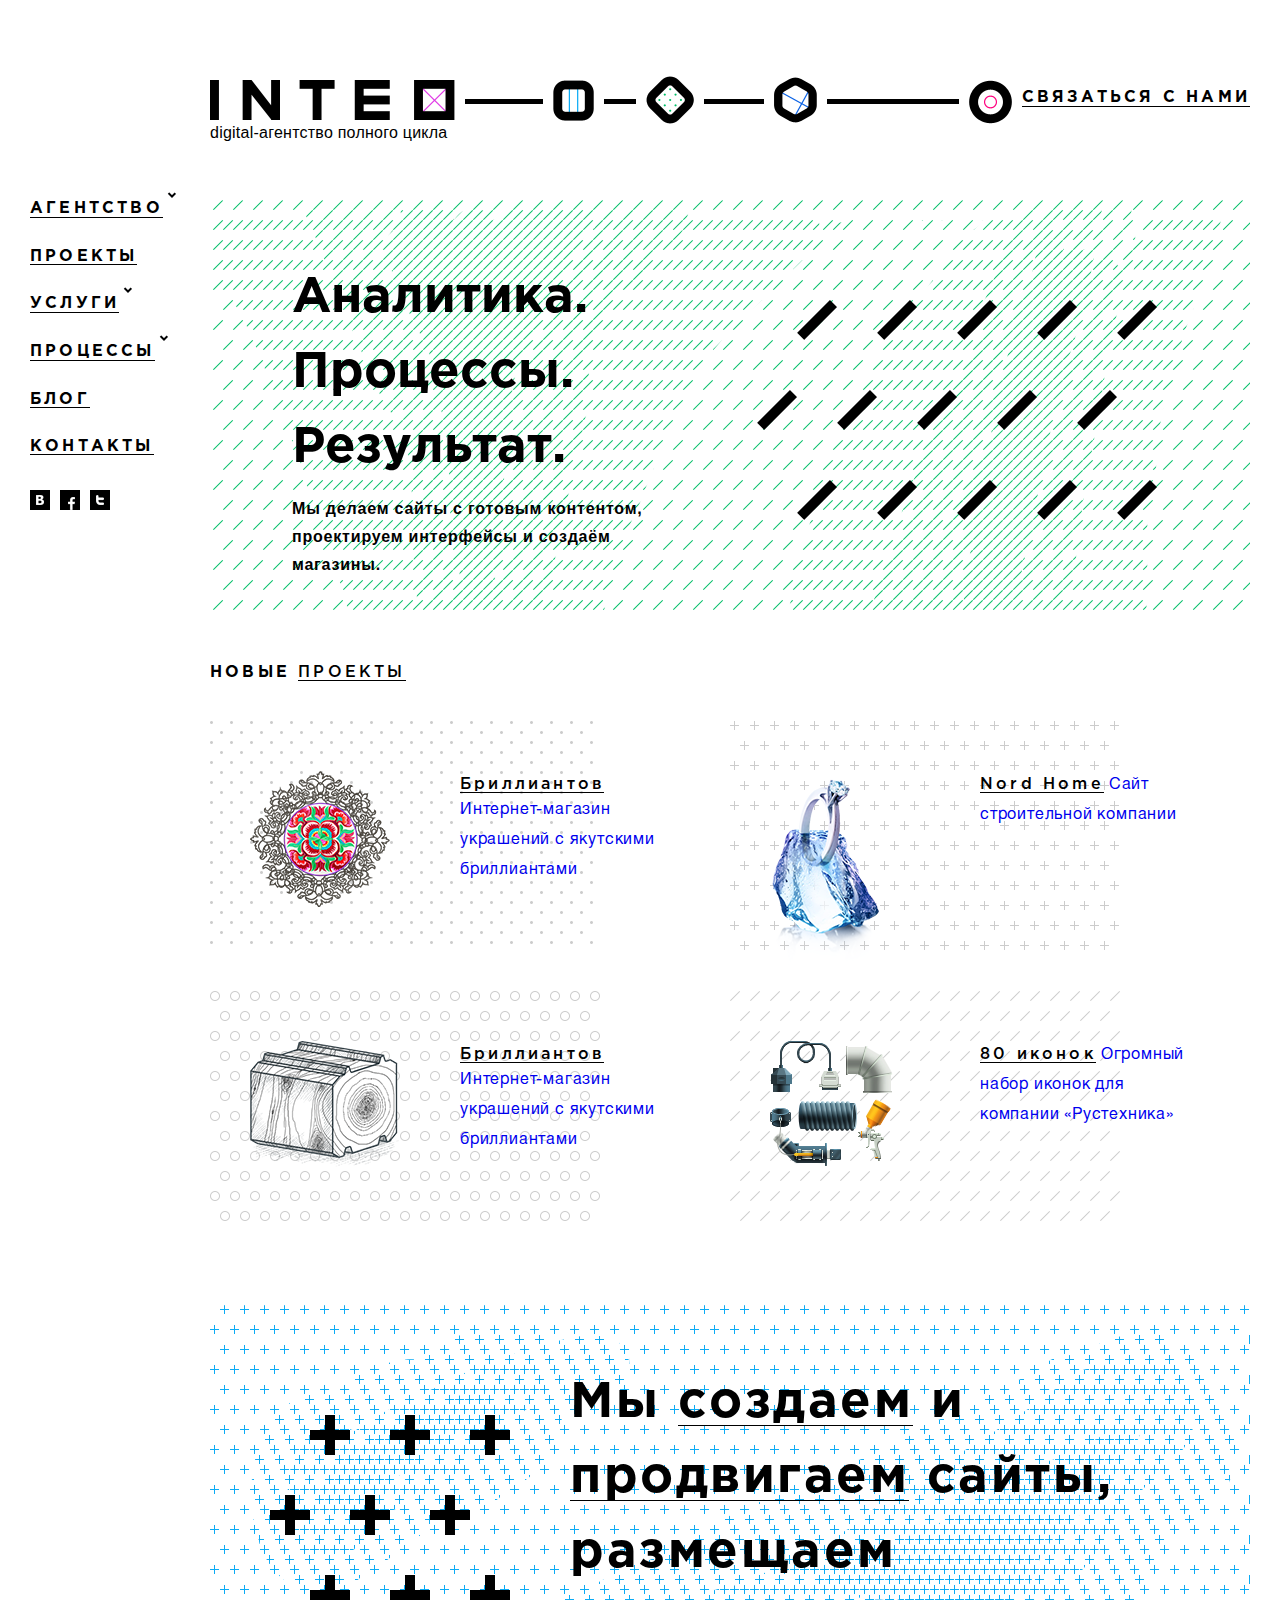
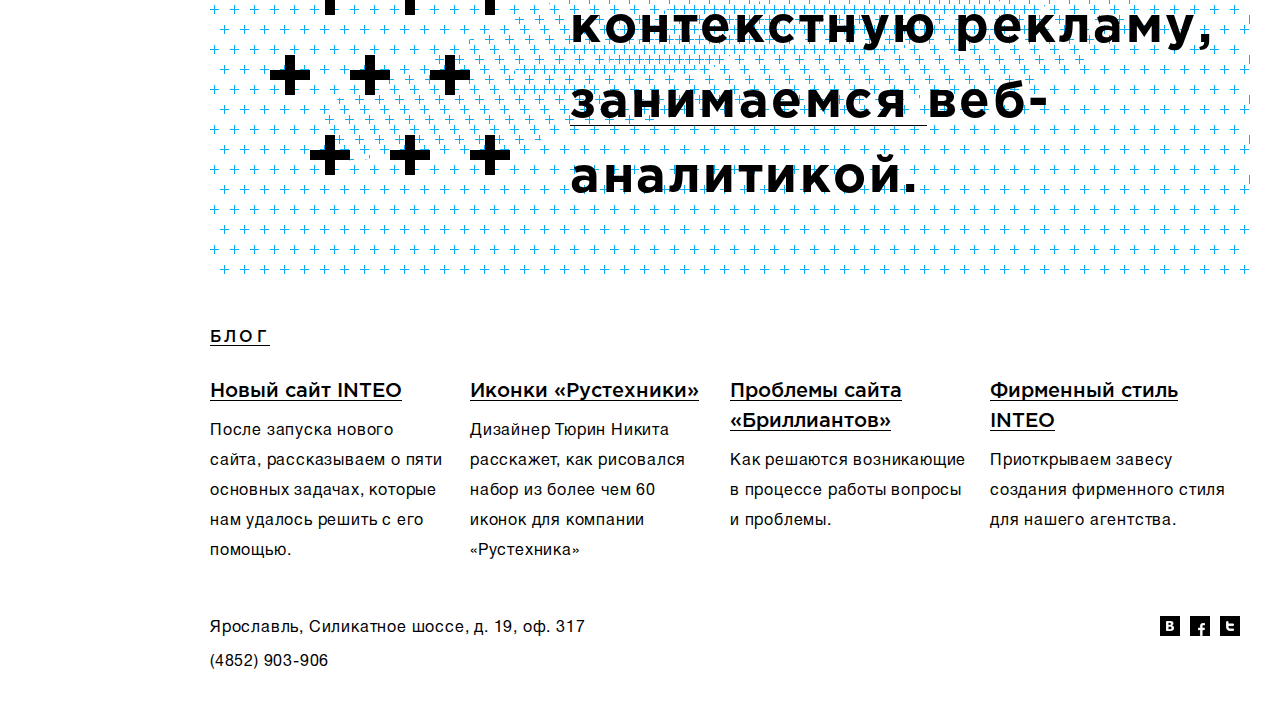
<file: index.html>
<!doctype html>

<head>
  <meta charset="utf-8">
  <title>Inteo</title>
  <meta name="viewport" content="width=1000">
  <meta http-equiv="X-UA-Compatible" content="IE=edge,chrome=1">
  <meta name="description" content="">
  <meta name="keywords" content="">
  <link rel="stylesheet" href="/f/css/main.css">
  <link rel="stylesheet" href="/f/css/normalize.css">

  <!--[if lte IE 9]><link rel="stylesheet" href="/f/css/ie.css"><![endif]-->
  <link href='http://fonts.googleapis.com/css?family=Noto+Sans:400,400italic,700,700italic&subset=latin,cyrillic-ext' rel='stylesheet' type='text/css'>
  <link rel="stylesheet" href="/f/fancybox/jquery.fancybox.css?v=2.1.5" media="screen">
  <link rel="shortcut icon" href="/favicon.ico">
  <script src="/f/js/jquery-1.10.2.min.js"></script>
  <script src="/f/js/jquery.carouFredSel-6.2.1-packed.js"></script>
  <script src="/f/fancybox/jquery.fancybox.pack.js?v=2.1.5"></script>
  <script src="/f/js/jquery.touchSwipe.min.js"></script>
  <script src="/f/js/jquery.transit.min.js"></script>
  <script src="/f/js/common.js"></script>
  <!--[if lt IE 9]><script src="https://oss.maxcdn.com/libs/respond.js/1.4.2/respond.min.js"></script><![endif]-->
</head>

<body>
  <div class="b-wrap">
  	<div class="b-menu-btn b-menu-btn_close iconize-link"><div class="iconize-close"></div>Скрыть</div>
    <div class="b-main">
      <div class="b-menu-wrap">
        <ul class="b-menu">
          <li class="b-menu__item">
            <a class="link iconize-b-arrow" href="#">Агентство</a>
            <!--<ul class="b-menu__sub-menu">
              <li><a class="link" href="#">Агентство1</a>
              </li>
              <li><a class="link" href="#">Агентство2</a>
              </li>
              <li><a class="link" href="#">Агентство3</a>
              </li>
            </ul>-->
          </li>
          <li class="b-menu__item"><a class="link" href="#">Проекты</a></li>
          <li class="b-menu__item"><a class="link iconize-b-arrow" href="#">Услуги</a></li>
          <li class="b-menu__item"><a class="link iconize-b-arrow" href="#">Процессы</a></li>
          <li class="b-menu__item"><a class="link" href="#">Блог</a></li>
          <li class="b-menu__item"><a class="link" href="#">Контакты</a></li>
        </ul>
        <div class="b-social b-social_top">
          <!--noindex--><a class="b-social__btn b-social__btn_vk" href="#" rel="external nofollow"></a>
          <a class="b-social__btn b-social__btn_fb" href="#" rel="external nofollow"></a>
          <a class="b-social__btn b-social__btn_tw" href="#" rel="external nofollow"></a><!--/noindex-->
        </div>
      </div>
      <div class="b-header">
      	<div class="b-menu-btn b-menu-btn_active iconize-link"><div class="iconize-menu"></div>Меню</div>
        <div class="b-header__logo">
          <img class="b-header__logo_image" src="f/i/logo.png" alt="" />
          <p class="b-header__text">digital-агентство полного цикла</p>
        </div>
        <a href="#" class="b-header__contact-us link">Связаться с нами</a>
        <div class="b-header__logo-add">
          <div class="b-logo-add">
            <div class="b-logo-add__row">
              <div class="b-logo-add__item b-logo-add__item_1">
                <div class="b-logo-add__ico-wrap">
                  <div class="b-logo-add__ico"></div>
                </div>
                <div class="b-logo-add__line"></div>
              </div>
              <div class="b-logo-add__item b-logo-add__item_2">
                <div class="b-logo-add__ico-wrap">
                  <div class="b-logo-add__ico"></div>
                </div>
                <div class="b-logo-add__line"></div>
              </div>
              <div class="b-logo-add__item b-logo-add__item_3">
                <div class="b-logo-add__ico-wrap">
                  <div class="b-logo-add__ico"></div>
                </div>
                <div class="b-logo-add__line"></div>
              </div>
              <div class="b-logo-add__item b-logo-add__item_4">
                <div class="b-logo-add__ico-wrap">
                  <div class="b-logo-add__ico"></div>
                </div>
                <div class="b-logo-add__line"></div>
              </div>
            </div>
          </div>
        </div>
      </div>
      <div class="b-content">
        <div class="b-analyst">
          <div class="b-analyst__content">
          	<div class="b-analyst__text-wrap">
          		<div class="b-analyst__title">
		            <p>Аналитика.</p>
		            <p>Процессы.</p>
		            <p>Результат.</p>
	            </div>
	            <p class="b-analyst__text">Мы делаем сайты с готовым контентом, проектируем интерфейсы и создаём магазины.</p>
            </div><div class="b-analyst__sprites">
            	<div class="b-sprite">
            		<div class="b-sprite__item"></div>
     						<div class="b-sprite__item b-sprite__item_mid"></div>
     						<div class="b-sprite__item"></div>
            	</div><div class="b-sprite">
            		<div class="b-sprite__item"></div>
     						<div class="b-sprite__item b-sprite__item_mid"></div>
     						<div class="b-sprite__item"></div>
            	</div><div class="b-sprite">
            		<div class="b-sprite__item"></div>
     						<div class="b-sprite__item b-sprite__item_mid"></div>
     						<div class="b-sprite__item"></div>
            	</div><div class="b-sprite">
            		<div class="b-sprite__item"></div>
     						<div class="b-sprite__item b-sprite__item_mid"></div>
     						<div class="b-sprite__item"></div>
            	</div><div class="b-sprite">
            		<div class="b-sprite__item"></div>
     						<div class="b-sprite__item b-sprite__item_mid"></div>
     						<div class="b-sprite__item"></div>
            	</div><div class="b-sprite">
            		<div class="b-sprite__item"></div>
     						<div class="b-sprite__item b-sprite__item_mid"></div>
     						<div class="b-sprite__item"></div>
            	</div><div class="b-sprite">
            		<div class="b-sprite__item"></div>
     						<div class="b-sprite__item b-sprite__item_mid"></div>
     						<div class="b-sprite__item"></div>
            	</div><div class="b-sprite">
            		<div class="b-sprite__item"></div>
     						<div class="b-sprite__item b-sprite__item_mid"></div>
     						<div class="b-sprite__item"></div>
            	</div><div class="b-sprite">
            		<div class="b-sprite__item"></div>
     						<div class="b-sprite__item b-sprite__item_mid"></div>
     						<div class="b-sprite__item"></div>
            	</div><div class="b-sprite">
            		<div class="b-sprite__item"></div>
     						<div class="b-sprite__item b-sprite__item_mid"></div>
     						<div class="b-sprite__item"></div>
            	</div><div class="b-sprite">
            		<div class="b-sprite__item"></div>
     						<div class="b-sprite__item b-sprite__item_mid"></div>
     						<div class="b-sprite__item"></div>
            	</div><div class="b-sprite">
            		<div class="b-sprite__item"></div>
     						<div class="b-sprite__item b-sprite__item_mid"></div>
     						<div class="b-sprite__item"></div>
            	</div><div class="b-sprite">
            		<div class="b-sprite__item"></div>
     						<div class="b-sprite__item b-sprite__item_mid"></div>
     						<div class="b-sprite__item"></div>
            	</div><div class="b-sprite">
            		<div class="b-sprite__item"></div>
     						<div class="b-sprite__item b-sprite__item_mid"></div>
     						<div class="b-sprite__item"></div>
            	</div><div class="b-sprite">
            		<div class="b-sprite__item"></div>
     						<div class="b-sprite__item b-sprite__item_mid"></div>
     						<div class="b-sprite__item"></div>
            	</div><div class="b-sprite">
            		<div class="b-sprite__item"></div>
     						<div class="b-sprite__item b-sprite__item_mid"></div>
     						<div class="b-sprite__item"></div>
            	</div><div class="b-sprite">
            		<div class="b-sprite__item"></div>
     						<div class="b-sprite__item b-sprite__item_mid"></div>
     						<div class="b-sprite__item"></div>
            	</div>
            </div>
          </div>
        </div>
        <div class="b-projects">
          <p class="b-projects__title">Новые <a class="link" href="#">проекты</a></p>
          <div class="b-projects__item">
          	<a href="#"><span class="b-projects__holder">
	          	<span class="b-projects__back"></span>
	          	<span class="b-projects__img">
	          		<span class="helper"></span><img src="/f/i/projects/project1.png" alt="">
	          	</span>
	          	<span class="b-projects__name">
	          		<span class="b-projects__subtitle"><span class="link">Бриллиантов</span></span>
	          		<span class="b-projects__text">Интернет-магазин украшений с якутскими бриллиантами</span>
	          	</span>
          	</span></a>
          </div><div class="b-projects__item">
          	<a href="#"><span class="b-projects__holder">
	          	<span class="b-projects__back b-projects__back_2"></span>
	          	<span class="b-projects__img">
	          		<span class="helper"></span><img src="/f/i/projects/project2.png" alt="">
	          	</span>
	          	<span class="b-projects__name">
	          		<span class="b-projects__subtitle"><span class="link">Nord Home</span></span>
	          		<span class="b-projects__text">Сайт строительной компании</span>
	          	</span>
          	</span></a>
          </div><div class="b-projects__item">
          	<a href="#"><span class="b-projects__holder">
	          	<span class="b-projects__back b-projects__back_3"></span>
	          	<span class="b-projects__img">
	          		<span class="helper"></span><img src="/f/i/projects/project3.png" alt="">
	          	</span>
	          	<span class="b-projects__name">
	          		<span class="b-projects__subtitle"><span class="link">Бриллиантов</span></span>
	          		<span class="b-projects__text">Интернет-магазин украшений с якутскими бриллиантами</span>
	          	</span>
          	</span></a>
          </div><div class="b-projects__item">
          	<a href="#"><span class="b-projects__holder">
	          	<span class="b-projects__back b-projects__back_4"></span>
	          	<span class="b-projects__img">
	          		<span class="helper"></span><img src="/f/i/projects/project4.png" alt="">
	          	</span>
	          	<span class="b-projects__name">
	          		<span class="b-projects__subtitle"><span class="link">80 иконок</span></span>
	          		<span class="b-projects__text">Огромный набор иконок для компании «Рустехника»</span>
	          	</span>
          	</span></a>
          </div><div class="b-projects__item">
          	<a href="#"><span class="b-projects__holder">
	          	<span class="b-projects__back b-projects__back_3"></span>
	          	<span class="b-projects__img">
	          		<span class="helper"></span><img src="/f/i/projects/project2.png" alt="">
	          	</span>
	          	<span class="b-projects__name">
	          		<span class="b-projects__subtitle"><span class="link">Бриллиантов</span></span>
	          		<span class="b-projects__text">Интернет-магазин украшений с якутскими бриллиантами</span>
	          	</span>
          	</span></a>
          </div><div class="b-projects__item">
          	<a href="#"><span class="b-projects__holder">
	          	<span class="b-projects__back"></span>
	          	<span class="b-projects__img">
	          		<span class="helper"></span><img src="/f/i/projects/project1.png" alt="">
	          	</span>
	          	<span class="b-projects__name">
	          		<span class="b-projects__subtitle"><span class="link">EMB Centre</span></span>
	          		<span class="b-projects__text">Сайт и интернет-магазин для центра машинной вышивки.</span>
	          	</span>
          	</span></a>
          </div>
        </div>
        <div class="b-wedo">
          <p class="b-wedo__text">Мы <a class="link" href="#">создаем</a> и <a class="link" href="#">продвигаем</a> сайты, размещаем контекстную рекламу, <a class="link" href="#">занимаемся </a>веб-аналитикой.</p>
          <div class="b-wedo__sprites">
            <div class="b-sprite b-sprite_plus">
          		<div class="b-sprite__item"></div>
   						<div class="b-sprite__item b-sprite__item_mid"></div>
   						<div class="b-sprite__item"></div>
   						<div class="b-sprite__item b-sprite__item_mid"></div>
   						<div class="b-sprite__item"></div>
            </div><div class="b-sprite b-sprite_plus">
          		<div class="b-sprite__item"></div>
   						<div class="b-sprite__item b-sprite__item_mid"></div>
   						<div class="b-sprite__item"></div>
   						<div class="b-sprite__item b-sprite__item_mid"></div>
   						<div class="b-sprite__item"></div>
            </div><div class="b-sprite b-sprite_plus">
          		<div class="b-sprite__item"></div>
   						<div class="b-sprite__item b-sprite__item_mid"></div>
   						<div class="b-sprite__item"></div>
   						<div class="b-sprite__item b-sprite__item_mid"></div>
   						<div class="b-sprite__item"></div>
            </div><div class="b-sprite b-sprite_plus">
          		<div class="b-sprite__item"></div>
   						<div class="b-sprite__item b-sprite__item_mid"></div>
   						<div class="b-sprite__item"></div>
   						<div class="b-sprite__item b-sprite__item_mid"></div>
   						<div class="b-sprite__item"></div>
            </div><div class="b-sprite b-sprite_plus">
          		<div class="b-sprite__item"></div>
   						<div class="b-sprite__item b-sprite__item_mid"></div>
   						<div class="b-sprite__item"></div>
   						<div class="b-sprite__item b-sprite__item_mid"></div>
   						<div class="b-sprite__item"></div>
            </div><div class="b-sprite b-sprite_plus">
          		<div class="b-sprite__item"></div>
   						<div class="b-sprite__item b-sprite__item_mid"></div>
   						<div class="b-sprite__item"></div>
   						<div class="b-sprite__item b-sprite__item_mid"></div>
   						<div class="b-sprite__item"></div>
            </div><div class="b-sprite b-sprite_plus">
          		<div class="b-sprite__item"></div>
   						<div class="b-sprite__item b-sprite__item_mid"></div>
   						<div class="b-sprite__item"></div>
   						<div class="b-sprite__item b-sprite__item_mid"></div>
   						<div class="b-sprite__item"></div>
            </div><div class="b-sprite b-sprite_plus">
          		<div class="b-sprite__item"></div>
   						<div class="b-sprite__item b-sprite__item_mid"></div>
   						<div class="b-sprite__item"></div>
   						<div class="b-sprite__item b-sprite__item_mid"></div>
   						<div class="b-sprite__item"></div>
            </div><div class="b-sprite b-sprite_plus">
          		<div class="b-sprite__item"></div>
   						<div class="b-sprite__item b-sprite__item_mid"></div>
   						<div class="b-sprite__item"></div>
   						<div class="b-sprite__item b-sprite__item_mid"></div>
   						<div class="b-sprite__item"></div>
            </div><div class="b-sprite b-sprite_plus">
          		<div class="b-sprite__item"></div>
   						<div class="b-sprite__item b-sprite__item_mid"></div>
   						<div class="b-sprite__item"></div>
   						<div class="b-sprite__item b-sprite__item_mid"></div>
   						<div class="b-sprite__item"></div>
            </div><div class="b-sprite b-sprite_plus">
          		<div class="b-sprite__item"></div>
   						<div class="b-sprite__item b-sprite__item_mid"></div>
   						<div class="b-sprite__item"></div>
   						<div class="b-sprite__item b-sprite__item_mid"></div>
   						<div class="b-sprite__item"></div>
            </div><div class="b-sprite b-sprite_plus">
          		<div class="b-sprite__item"></div>
   						<div class="b-sprite__item b-sprite__item_mid"></div>
   						<div class="b-sprite__item"></div>
   						<div class="b-sprite__item b-sprite__item_mid"></div>
   						<div class="b-sprite__item"></div>
            </div><div class="b-sprite b-sprite_plus">
          		<div class="b-sprite__item"></div>
   						<div class="b-sprite__item b-sprite__item_mid"></div>
   						<div class="b-sprite__item"></div>
   						<div class="b-sprite__item b-sprite__item_mid"></div>
   						<div class="b-sprite__item"></div>
            </div>
          </div>
        </div>
        <div class="b-blog">
            <p class="b-blog__title"><a href="#" class="link">Блог</a></p>
            <div class="b-blog__content">
	            <div class="b-blog__item">
	              <a href="#" class="b-blog__subtitle link">Новый сайт INTEO</a>
	              <p class="b-blog__text">После запуска нового сайта, рассказываем о пяти основных задачах, которые нам удалось решить с его помощью.</p>
	            </div><div class="b-blog__item">
	              <a href="#" class="b-blog__subtitle link">Иконки «Рустехники»</a>
	              <p class="b-blog__text">Дизайнер Тюрин Никита расскажет, как рисовался набор из более чем 60 иконок для компании «Рустехника»</p>
	            </div><div class="b-blog__item">
	              <a href="#" class="b-blog__subtitle link">Проблемы сайта «Бриллиантов»</a>
	              <p class="b-blog__text">Как решаются возникающие в процессе работы вопросы и проблемы.</p>
	            </div><div class="b-blog__item">
	              <a href="#" class="b-blog__subtitle link">Фирменный стиль INTEO</a>
	              <p class="b-blog__text">Приоткрываем завесу создания фирменного стиля для нашего агентства.</p>
	            </div><div class="b-blog__item">
	              <a href="#" class="b-blog__subtitle link">Фирменный стиль INTEO</a>
	              <p class="b-blog__text">Приоткрываем завесу создания фирменного стиля для нашего агентства.</p>
	            </div><div class="b-blog__item">
	              <a href="#" class="b-blog__subtitle link">Фирменный стиль INTEO</a>
	              <p class="b-blog__text">Приоткрываем завесу создания фирменного стиля для нашего агентства.</p>
	            </div><div class="b-blog__item">
	              <a href="#" class="b-blog__subtitle link">Фирменный стиль INTEO</a>
	              <p class="b-blog__text">Приоткрываем завесу создания фирменного стиля для нашего агентства.</p>
	            </div><div class="b-blog__item">
	              <a href="#" class="b-blog__subtitle link">Фирменный стиль INTEO</a>
	              <p class="b-blog__text">Приоткрываем завесу создания фирменного стиля для нашего агентства.</p>
	            </div><div class="b-blog__item">
	              <a href="#" class="b-blog__subtitle link">Фирменный стиль INTEO</a>
	              <p class="b-blog__text">Приоткрываем завесу создания фирменного стиля для нашего агентства.</p>
	            </div>
            </div>
        </div>
      </div>
      <div class="b-footer">
        <div class="b-footer__info">Ярославль, Силикатное шоссе, д. 19, оф. 317 <p>(4852) 903-906</p></div>
        <div class="b-social b-social_bottom">
          <!--noindex--><a class="b-social__btn b-social__btn_vk" href="#" rel="external nofollow"></a>
          <a class="b-social__btn b-social__btn_fb" href="#" rel="external nofollow"></a>
          <a class="b-social__btn b-social__btn_tw" href="#" rel="external nofollow"></a><!--/noindex-->
        </div>
        
      </div>
    </div>
  </div>
</body>

</html>
</file>
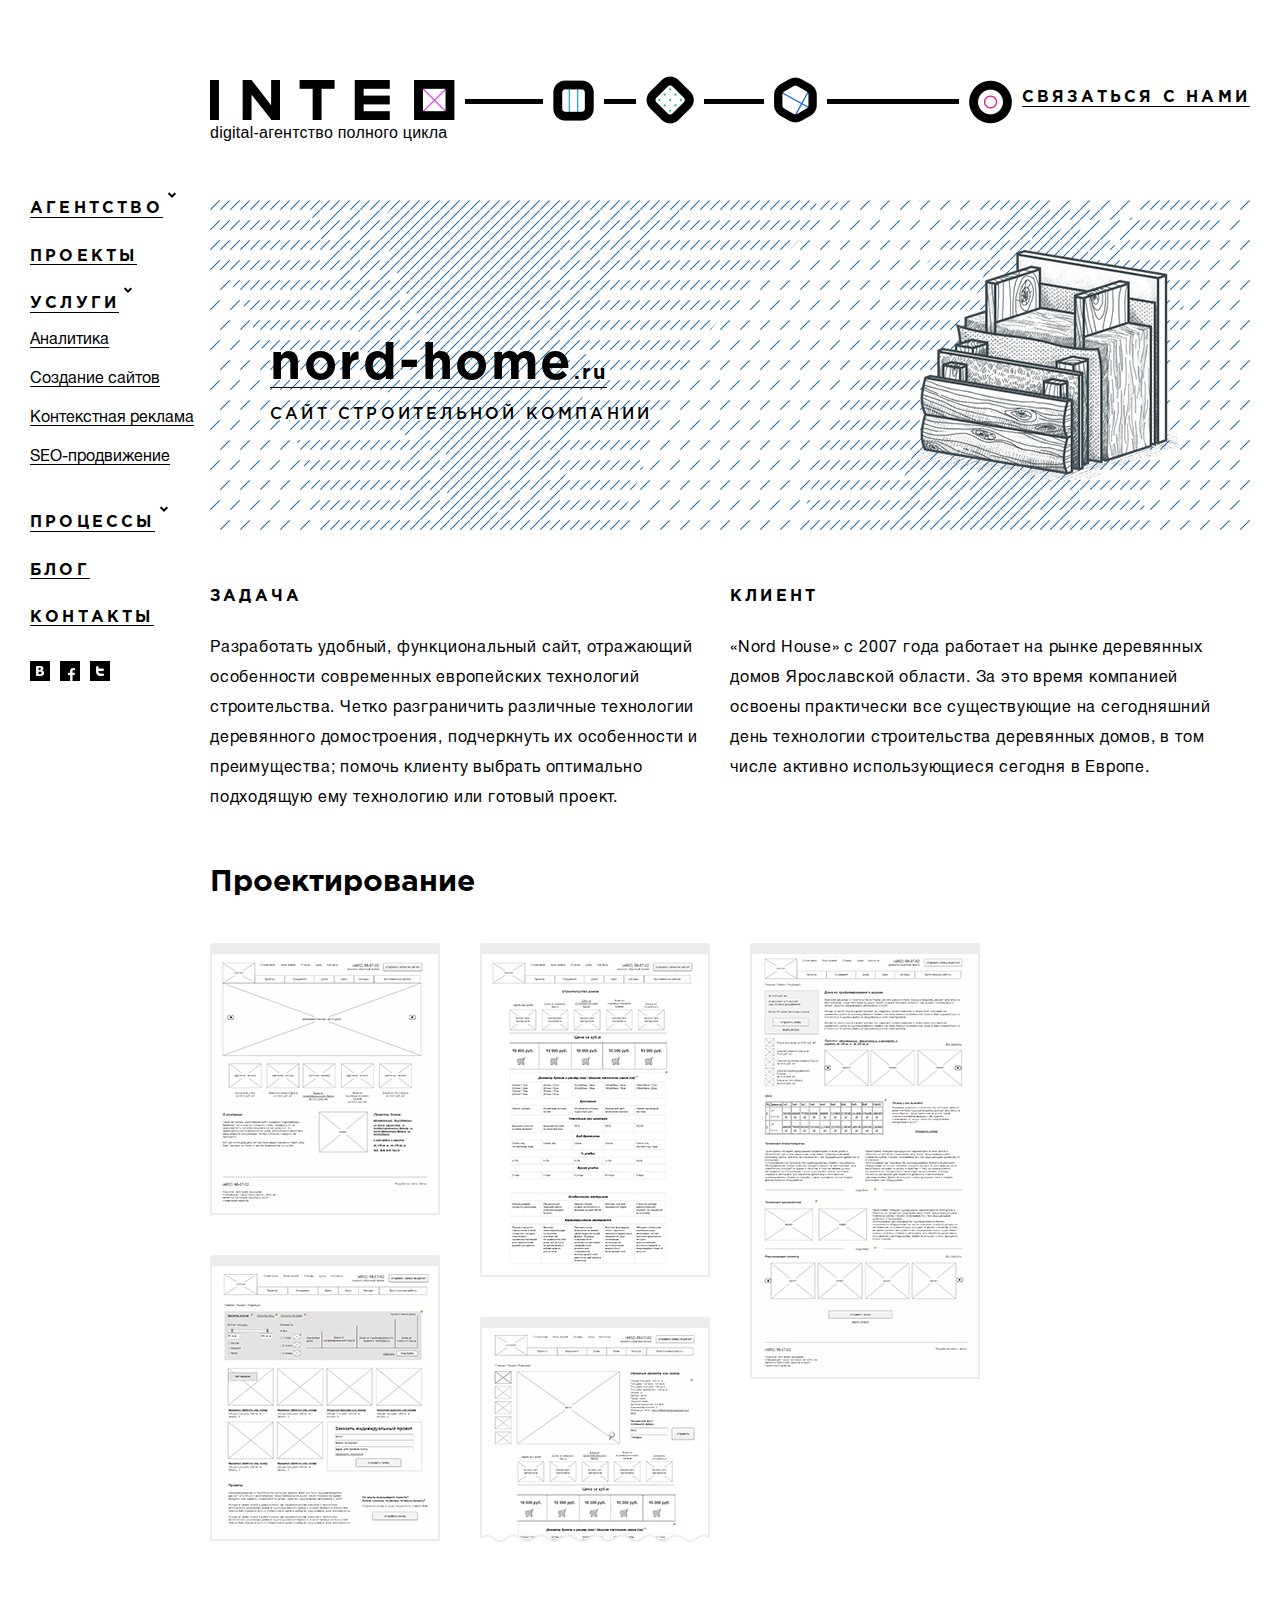
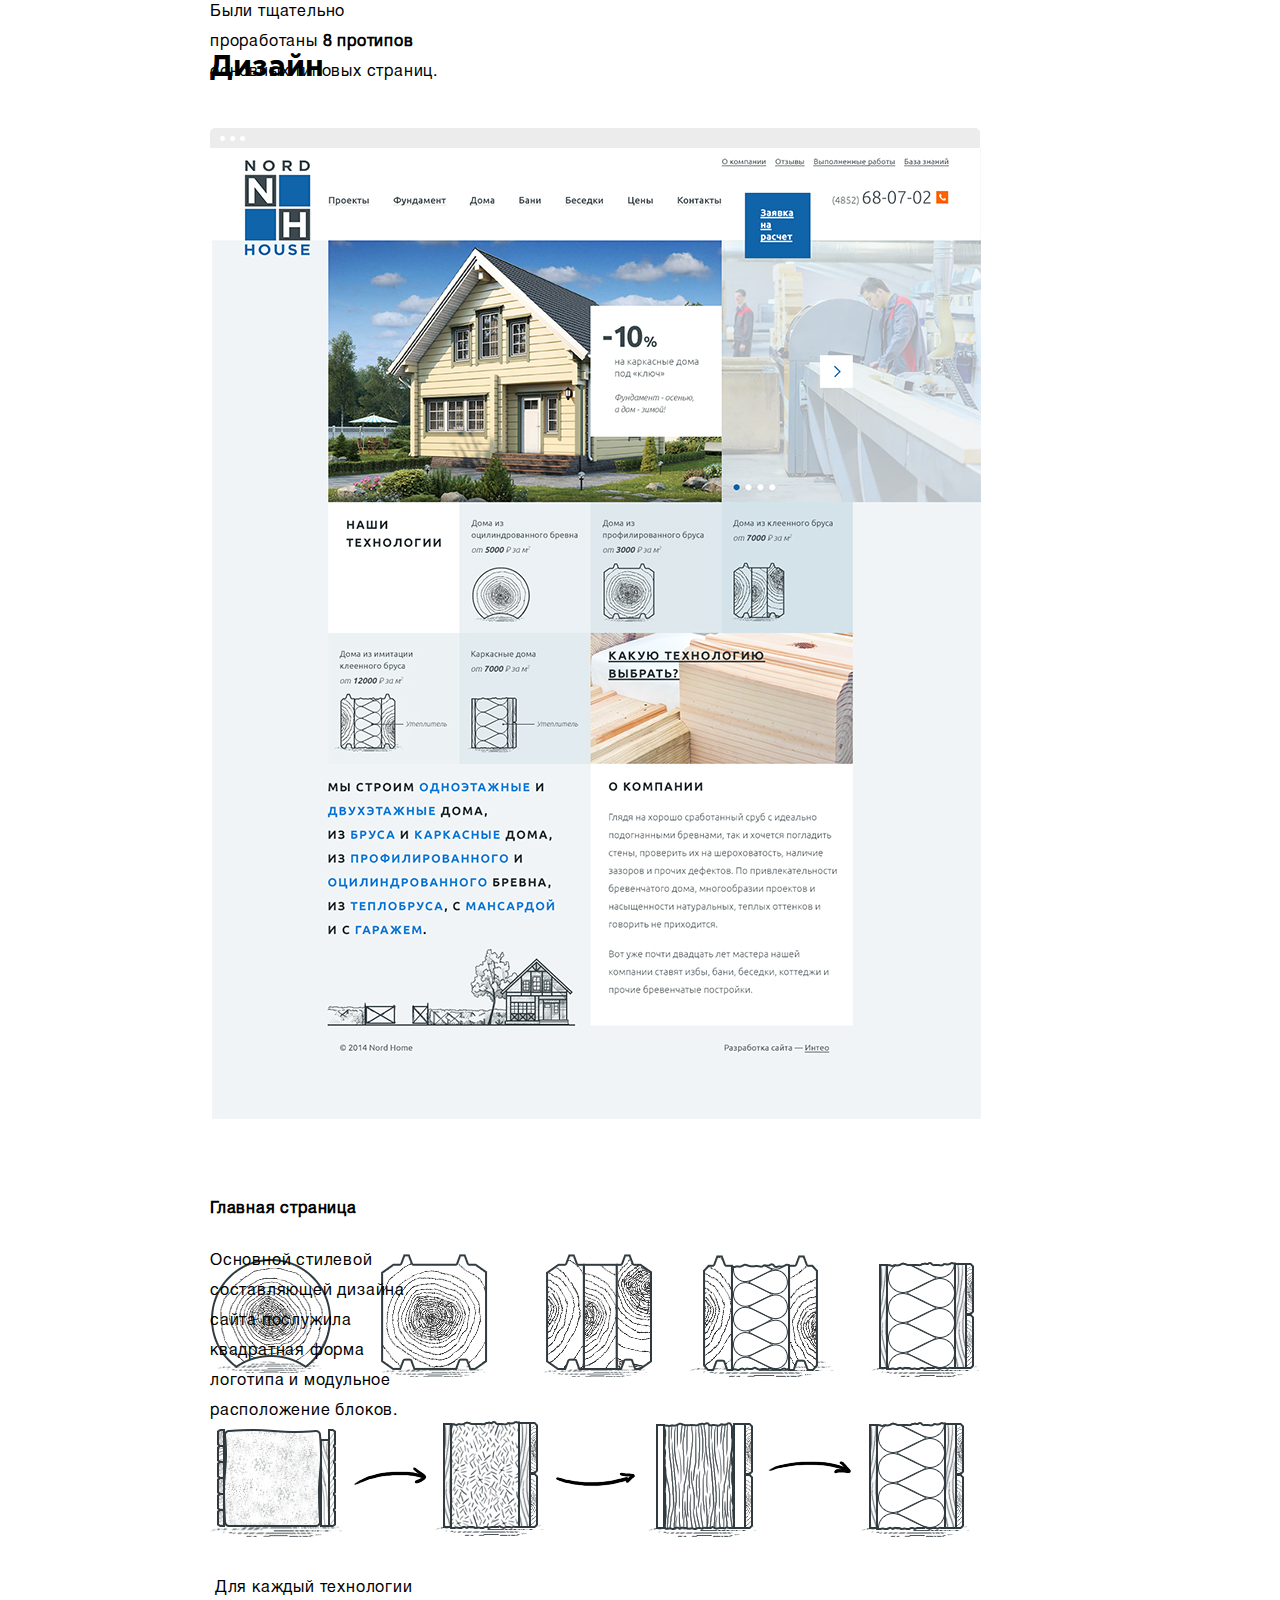
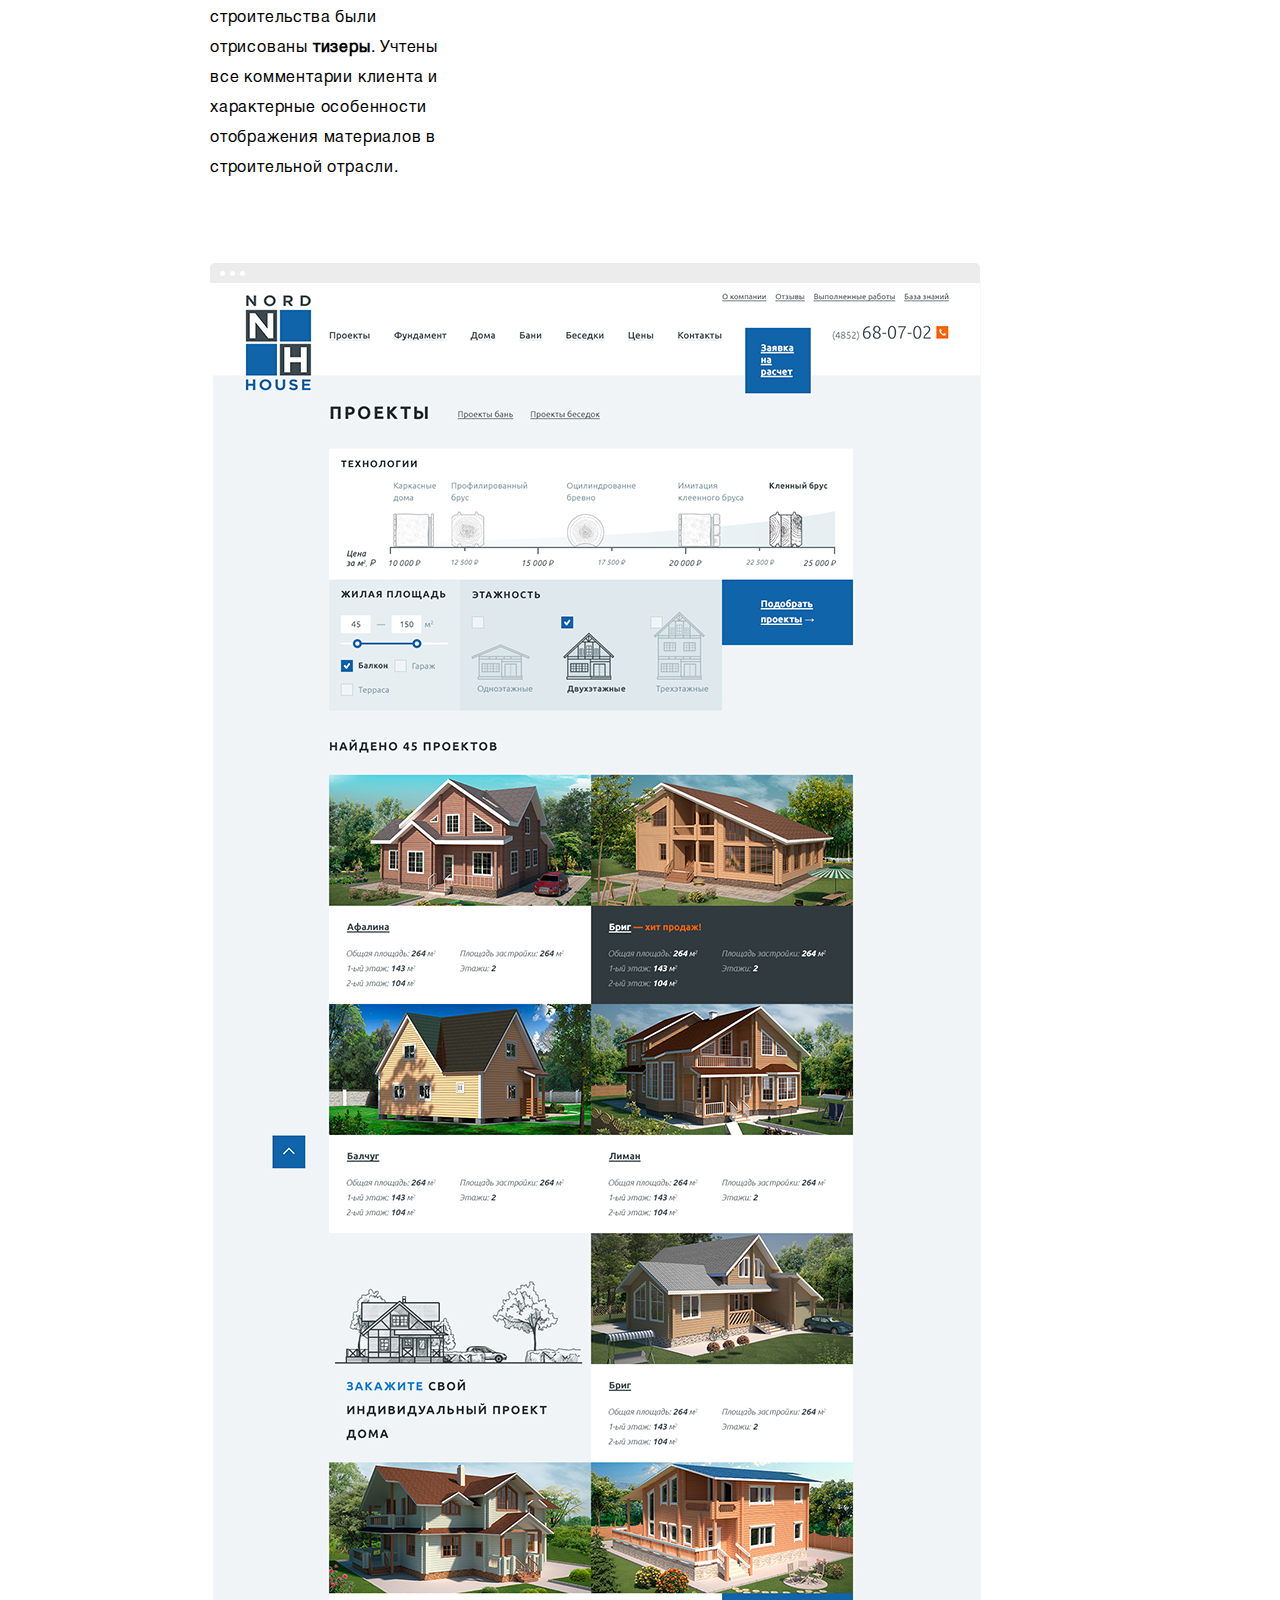
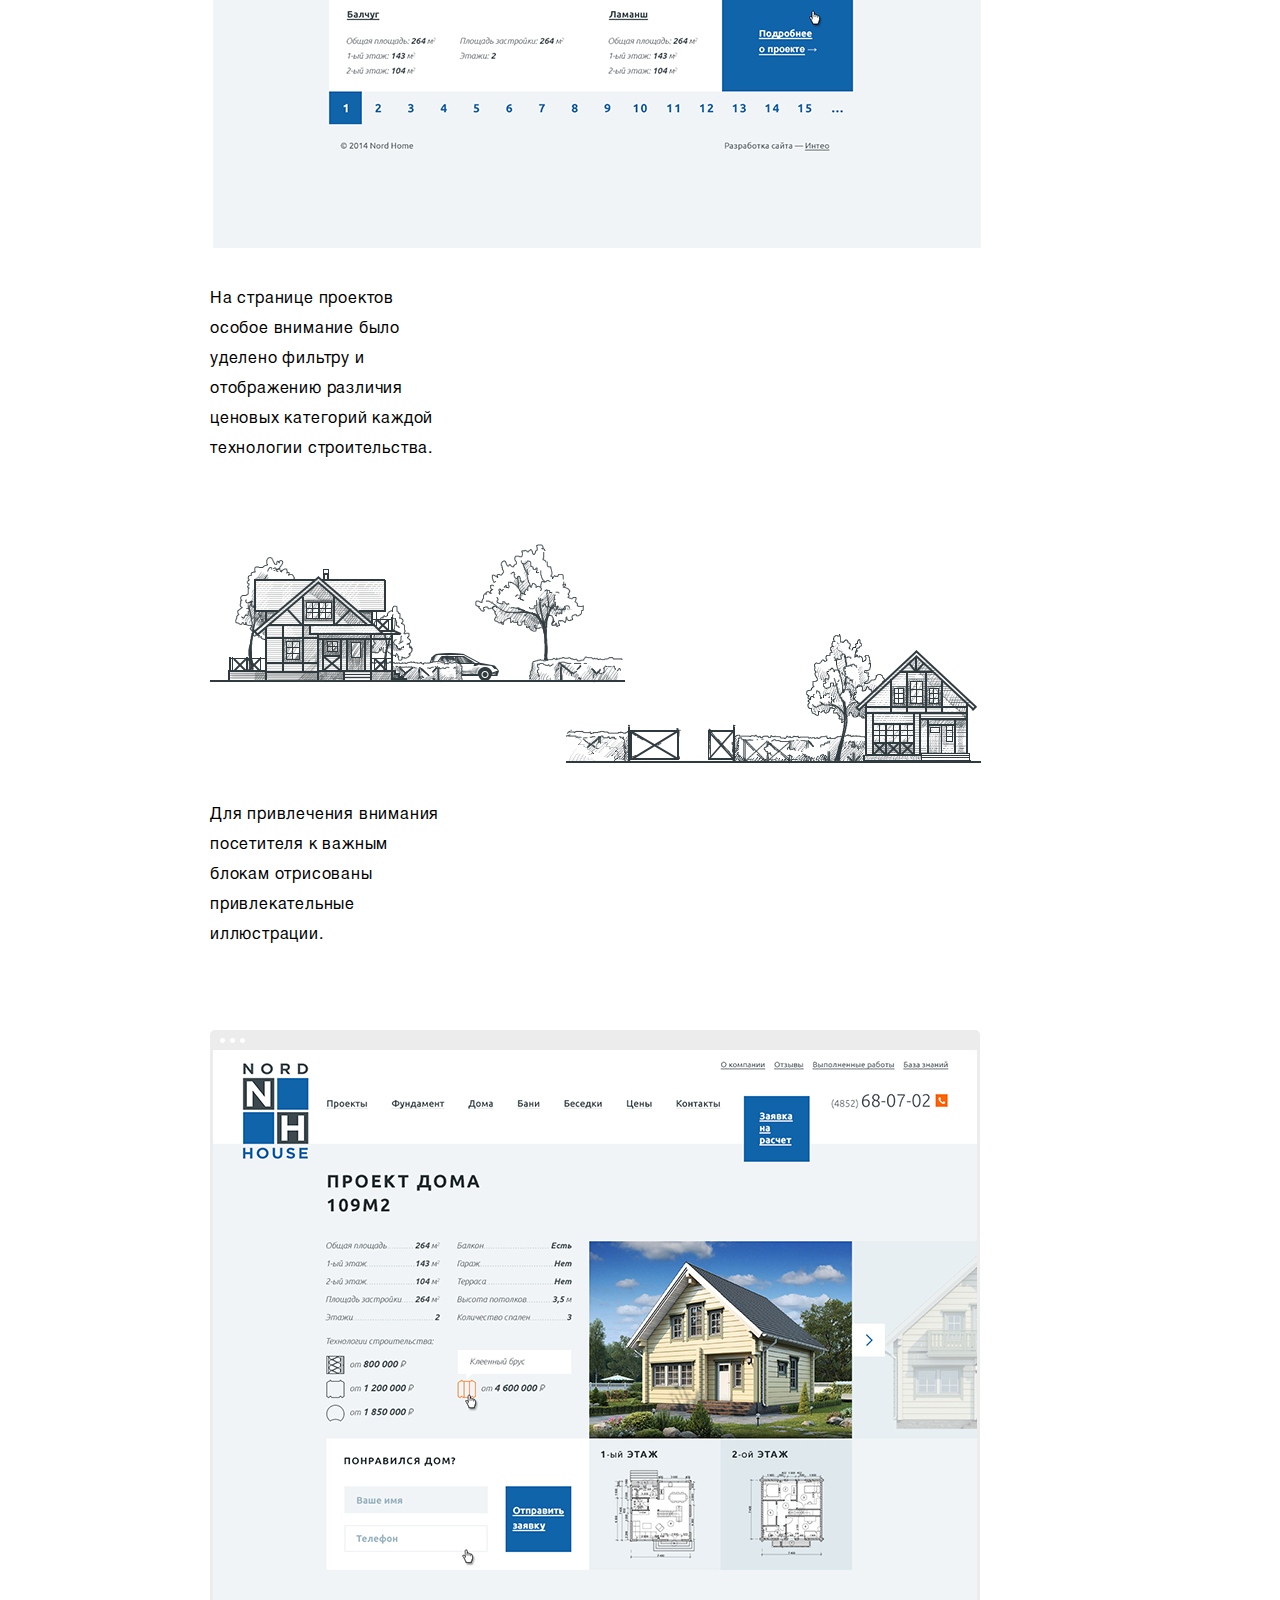
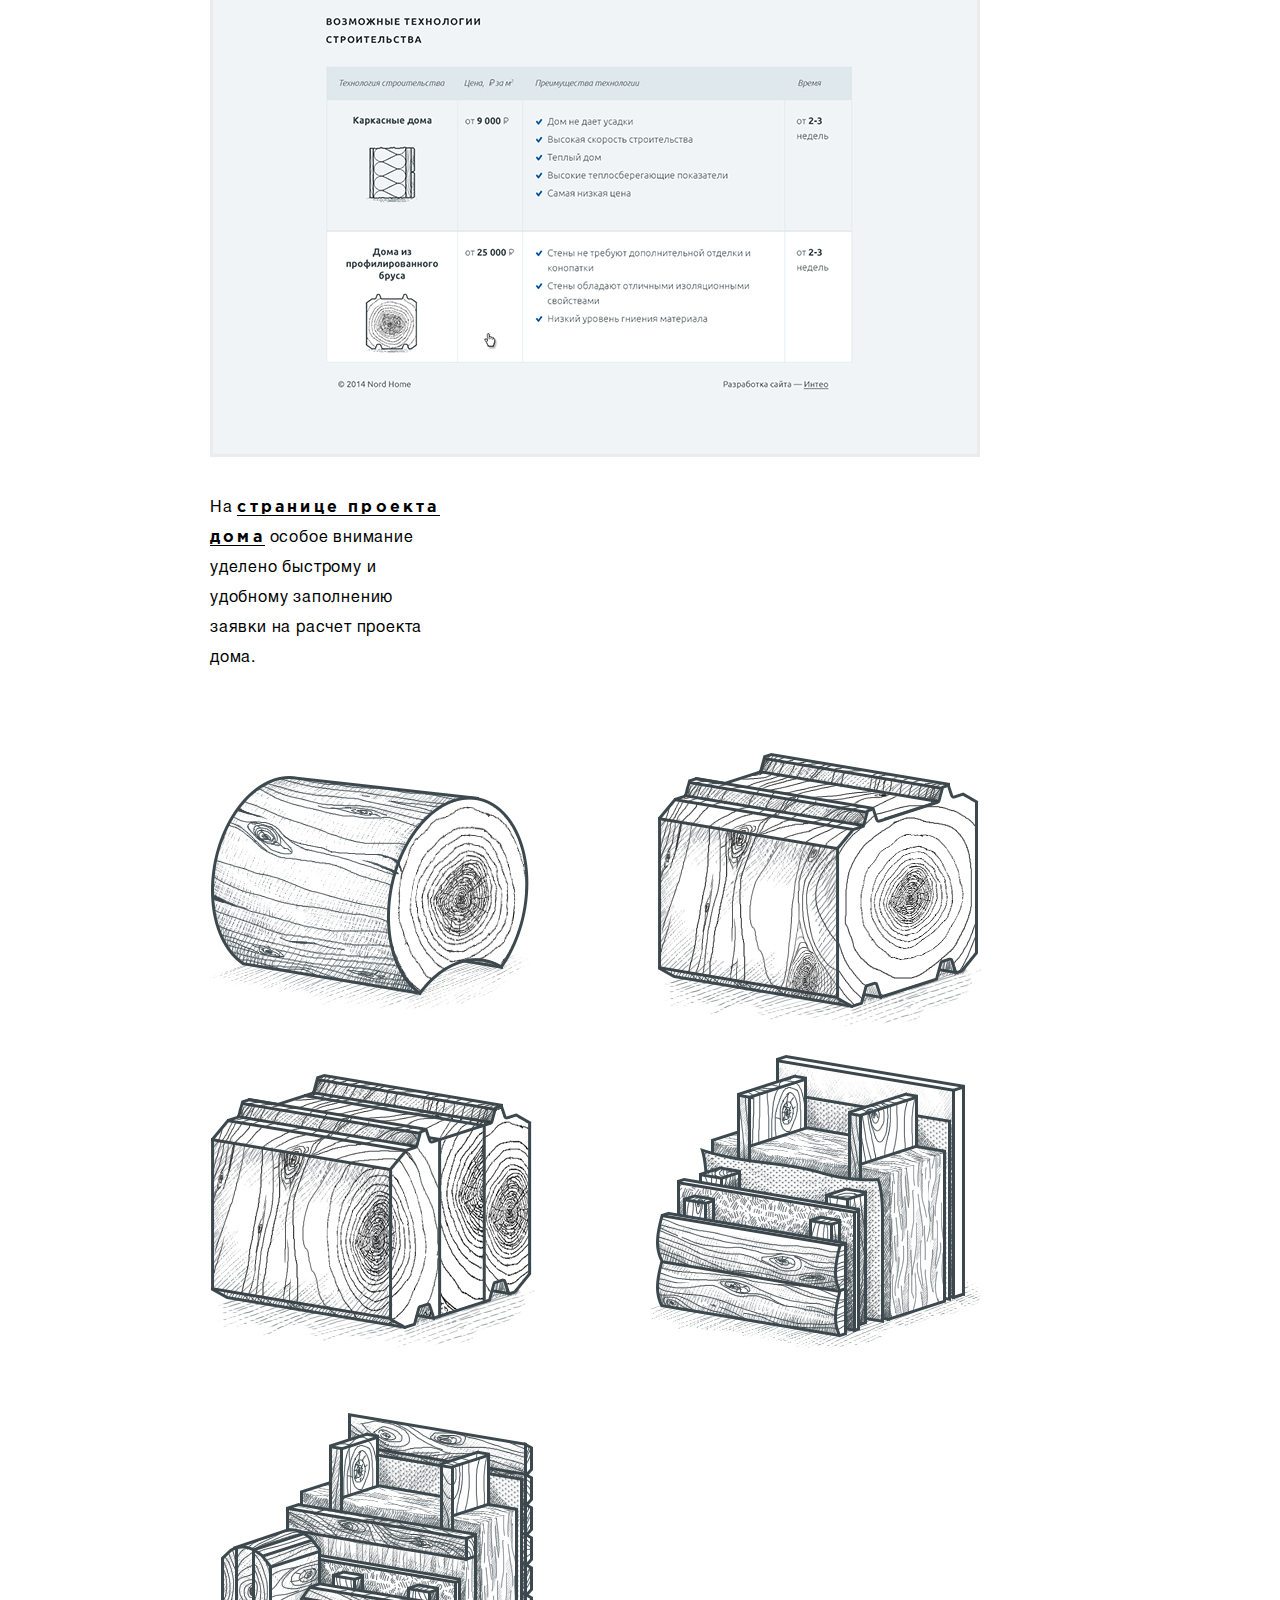
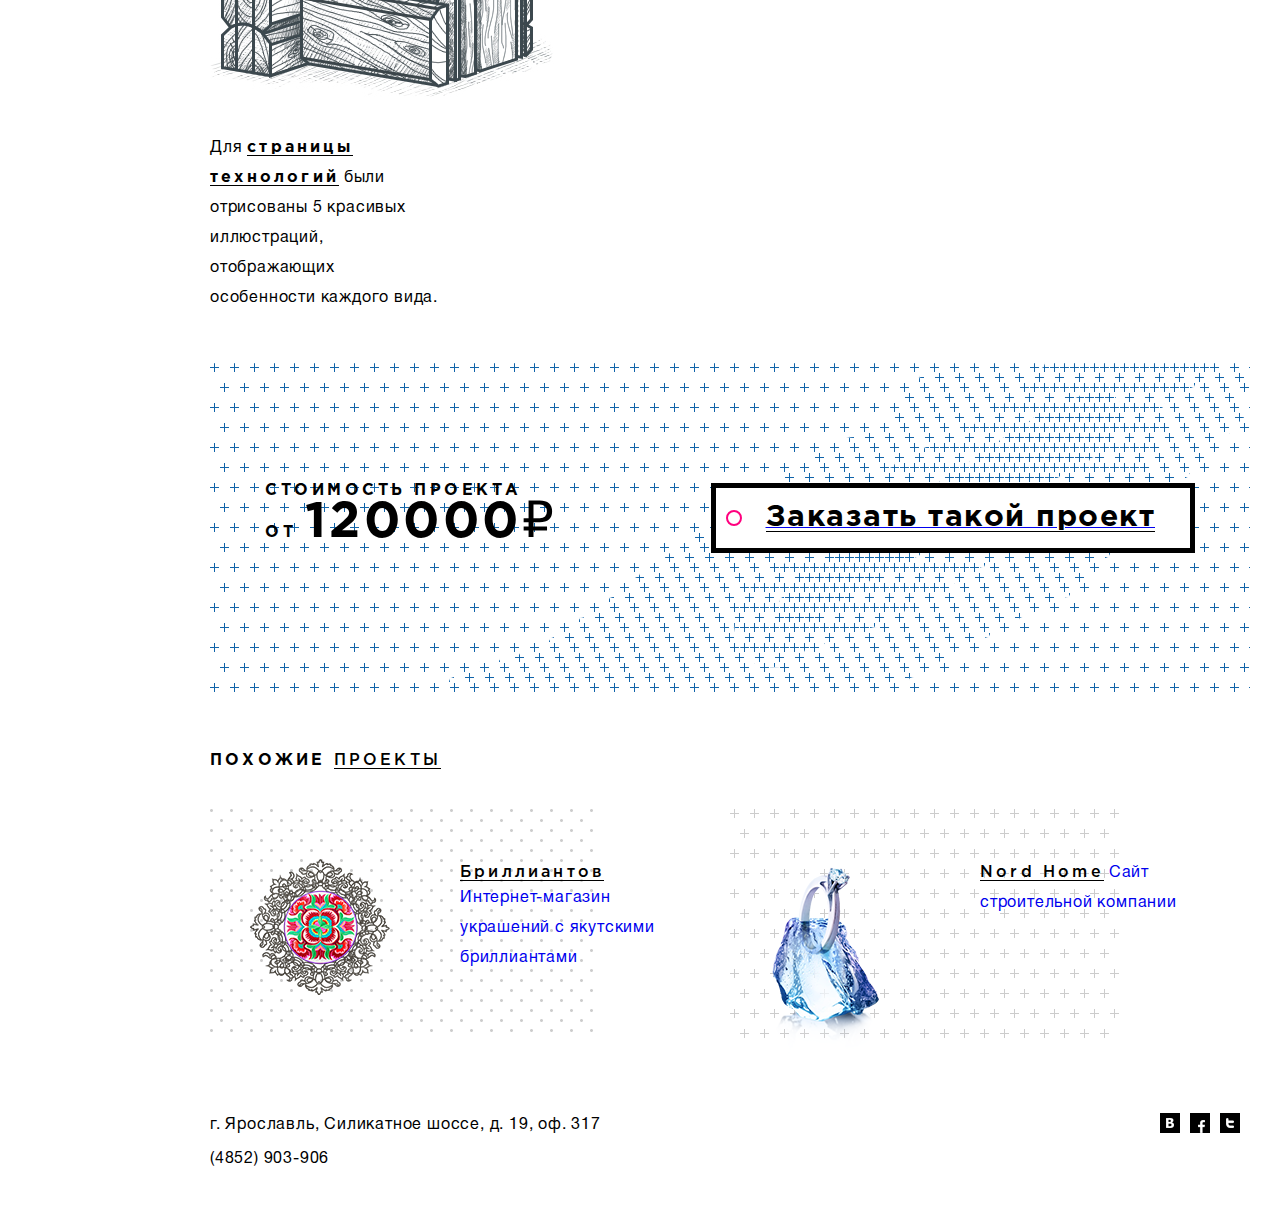
<file: index2.html>
<!doctype html>

<head>
  <meta charset="utf-8">
  <title>Inteo</title>
  <meta name="viewport" content="width=1000">
  <meta http-equiv="X-UA-Compatible" content="IE=edge,chrome=1">
  <meta name="description" content="">
  <meta name="keywords" content="">
  <link rel="stylesheet" href="/f/css/main.css">
  <link rel="stylesheet" href="/f/css/normalize.css">

  <!--[if lte IE 9]><link rel="stylesheet" href="/f/css/ie.css"><![endif]-->
  <link href='http://fonts.googleapis.com/css?family=Noto+Sans:400,400italic,700,700italic&subset=all' rel='stylesheet' type='text/css'>
  <!--<link href="http://fonts.googleapis.com/css?family=PT+Sans:400,400italic,700|Open+Sans:400,400italic,800,600&subset=all" rel="stylesheet">-->
  <link rel="stylesheet" href="/f/fancybox/jquery.fancybox.css?v=2.1.5" media="screen">
  <link rel="shortcut icon" href="/favicon.ico">
  <script src="/f/js/jquery-1.10.2.min.js"></script>
  <script src="/f/js/jquery.carouFredSel-6.2.1-packed.js"></script>
  <script src="/f/fancybox/jquery.fancybox.pack.js?v=2.1.5"></script>
  <script src="/f/js/jquery.touchSwipe.min.js"></script>
  <script src="/f/js/jquery.transit.min.js"></script>
  <script src="/f/js/common.js"></script>
  <!--[if lt IE 9]><script src="https://oss.maxcdn.com/libs/respond.js/1.4.2/respond.min.js"></script><![endif]-->
</head>

<body>
  <div class="b-wrap">
  	<div class="b-menu-btn b-menu-btn_close iconize-link"><div class="iconize-close"></div>Скрыть</div>
    <div class="b-main">
      <div class="b-menu-wrap">
        <ul class="b-menu">
          <li class="b-menu__item iconize-link">
            <a class="link iconize-b-arrow" href="#">Агентство</a>
          </li>
          <li class="b-menu__item"><a class="link" href="#">Проекты</a></li>
          <li class="b-menu__item iconize-link"><a class="link active iconize-b-arrow" href="#">Услуги</a>
<ul class="b-menu__sub-menu">
              <li><a class="link" href="#">Аналитика</a>
              </li>
              <li><a class="link" href="#">Создание сайтов</a>
              </li>
              <li><a class="link" href="#">Контекстная реклама</a>
              </li>
              <li><a class="link" href="#">SEO-продвижение</a>
              </li>
            </ul>
          </li>
          <li class="b-menu__item iconize-link"><a class="link iconize-b-arrow" href="#">Процессы</a></li>
          <li class="b-menu__item"><a class="link" href="#">Блог</a></li>
          <li class="b-menu__item"><a class="link" href="#">Контакты</a></li>
        </ul>
        <div class="b-social b-social_top">
          <div class="b-social__btn b-social__btn_vk"></div>
          <div class="b-social__btn b-social__btn_fb"></div>
          <div class="b-social__btn b-social__btn_tw"></div>
        </div>
      </div>
      <div class="b-header">
      	<div class="b-menu-btn b-menu-btn_active iconize-link"><div class="iconize-menu"></div>Меню</div>
        <div class="b-header__logo">
          <a href="/"><img class="b-header__logo_image" src="/f/i/logo.png" alt=""></a>
          <p class="b-header__text">digital-агентство полного цикла</p>
        </div>
        <a href="#" class="b-header__contact-us link">Связаться с нами</a>
        <div class="b-header__logo-add">
          <div class="b-logo-add">
            <div class="b-logo-add__row">
              <div class="b-logo-add__item b-logo-add__item_1">
                <div class="b-logo-add__ico-wrap">
                  <div class="b-logo-add__ico"></div>
                </div>
                <div class="b-logo-add__line"></div>
              </div>
              <div class="b-logo-add__item b-logo-add__item_2">
                <div class="b-logo-add__ico-wrap">
                  <div class="b-logo-add__ico"></div>
                </div>
                <div class="b-logo-add__line"></div>
              </div>
              <div class="b-logo-add__item b-logo-add__item_3">
                <div class="b-logo-add__ico-wrap">
                  <div class="b-logo-add__ico"></div>
                </div>
                <div class="b-logo-add__line"></div>
              </div>
              <div class="b-logo-add__item b-logo-add__item_4">
                <div class="b-logo-add__ico-wrap">
                  <div class="b-logo-add__ico"></div>
                </div>
                <div class="b-logo-add__line"></div>
              </div>
            </div>
          </div>
        </div>
      </div>
      <div class="b-content">
        <div class="b-case">
          <div class="b-main-banner">
            <div class="b-main-banner__name">
              <p class="b-main-banner__title"><a href="#" class="link">nord-home<span>.ru</span></a></p>
              <p class="b-main-banner__text">сайт строительной компании</p>
            </div>
            <img src="/f/i/nord-main.png" alt="" class="b-main-banner__img">
          </div>
          <div class="b-case__detail">
            <p class="b-case__detail-title">задача</p>
            <p class="b-case__detail-text">Разработать удобный, функциональный сайт, отражающий особенности современных европейских технологий строительства. Четко разграничить различные технологии деревянного домостроения, подчеркнуть их особенности и преимущества; помочь клиенту выбрать оптимально подходящую ему технологию или готовый проект.</p>
          </div><div class="b-case__detail">
            <p class="b-case__detail-title">клиент</p>
            <p class="b-case__detail-text">«Nord House» с 2007 года работает на рынке деревянных домов Ярославской области. За это время компанией освоены практически все существующие на сегодняшний день технологии строительства деревянных домов, в том числе активно использующиеся сегодня в Европе.</p>
          </div>
          <div class="b-info-block">
            <p class="b-info-block__title">Проектирование</p>
            <div class="b-info-block__img">
              <img src="/f/i/case/1.jpg" alt="">
            </div><div class="b-info-block__hint iconize-hint">Были тщательно проработаны <b>8 протипов </b>основных типовых страниц.</div>
          </div>
          <div class="b-info-block">
            <p class="b-info-block__title">Дизайн</p>
            <div class="b-info-block__img">
              <img src="/f/i/case/2.jpg" alt="">
            </div>
            <div class="b-info-block__hint iconize-hint"><h4>Главная страница</h4> Основной стилевой составляющей дизайна сайта послужила квадратная форма логотипа и модульное расположение блоков.</div>
          </div>
          <div class="b-info-block b-info-block_untitle">
            <div class="b-info-block__img">
              <img src="/f/i/case/3.jpg" alt="">
            </div>
            <div class="b-info-block__hint"><span class="iconize-hint"></span> Для каждый технологии строительства были отрисованы <span>тизеры</span>. Учтены все комментарии клиента и характерные особенности отображения материалов в строительной отрасли.</div>
          </div>
          <div class="b-info-block b-info-block_untitle">
            <div class="b-info-block__img">
              <img src="/f/i/case/4.jpg" alt="">
            </div>
            <div class="b-info-block__hint"><span class="iconize-hint"></span>На странице проектов особое внимание было уделено фильтру и отображению различия ценовых категорий каждой технологии строительства.</div>
          </div>
          <div class="b-info-block b-info-block_untitle">
            <div class="b-info-block__img">
              <img src="/f/i/case/5.jpg" alt="">
            </div>
            <div class="b-info-block__hint"><span class="iconize-hint"></span>Для привлечения внимания посетителя к важным блокам отрисованы привлекательные иллюстрации.</div>
          </div>
          <div class="b-info-block b-info-block_untitle">
            <div class="b-info-block__img">
              <img src="/f/i/case/6.jpg" alt="">
            </div>
            <div class="b-info-block__hint"><span class="iconize-hint"></span>На <a href="" class="link"><span>странице проекта дома</span></a> особое внимание уделено быстрому и удобному заполнению заявки на расчет проекта дома.</div>
          </div>
          <div class="b-info-block b-info-block_untitle">
            <div class="b-info-block__img">
              <img src="/f/i/case/7.jpg" alt="">
            </div>
            <div class="b-info-block__hint"><span class="iconize-hint"></span>Для <a href="" class="link"><span> страницы технологий</span></a> были отрисованы 5 красивых иллюстраций, отображающих особенности каждого вида.</div>
          </div>
          <div class="b-order-project">
            <div class="b-order-project__text"><p>Стоимость проекта</p>от <span><b>120000</b><span class="rub">₽</span></span></div>
            <a class="b-order-project__btn iconize-link" href="#"><span class="link">Заказать такой проект</span></a>
          </div>
        </div>
      </div>
      <div class="b-projects b-projects_small">
          <p class="b-projects__title">Похожие <a class="link" href="#">проекты</a></p>
          <div class="b-projects__item">
            <a href="#"><span class="b-projects__holder">
              <span class="b-projects__back"></span>
              <span class="b-projects__img">
                <span class="helper"></span><img src="/f/i/projects/project1.png" alt="">
              </span>
              <span class="b-projects__name">
                <span class="b-projects__subtitle"><span class="link">Бриллиантов</span></span>
                <span class="b-projects__text">Интернет-магазин украшений с якутскими бриллиантами</span>
              </span>
            </span></a>
          </div><div class="b-projects__item">
            <a href="#"><span class="b-projects__holder">
              <span class="b-projects__back b-projects__back_2"></span>
              <span class="b-projects__img">
                <span class="helper"></span><img src="/f/i/projects/project2.png" alt="">
              </span>
              <span class="b-projects__name">
                <span class="b-projects__subtitle"><span class="link">Nord Home</span></span>
                <span class="b-projects__text">Сайт строительной компании</span>
              </span>
            </span></a>
          </div><div class="b-projects__item">
            <a href="#"><span class="b-projects__holder">
              <span class="b-projects__back b-projects__back_3"></span>
              <span class="b-projects__img">
                <span class="helper"></span><img src="/f/i/projects/project3.png" alt="">
              </span>
              <span class="b-projects__name">
                <span class="b-projects__subtitle"><span class="link">Бриллиантов</span></span>
                <span class="b-projects__text">Интернет-магазин украшений с якутскими бриллиантами</span>
              </span>
            </span></a>
          </div>
        </div>
      <div class="b-footer">
        <div class="b-footer__info">г. Ярославль, Силикатное шоссе, д. 19, оф. 317 <p>(4852) 903-906</p></div>
        <div class="b-social b-social_bottom">
          <div class="b-social__btn b-social__btn_vk"></div>
          <div class="b-social__btn b-social__btn_fb"></div>
          <div class="b-social__btn b-social__btn_tw"></div>
        </div>
        
      </div>
    </div>
  </div>
</body>

</html>
</file>
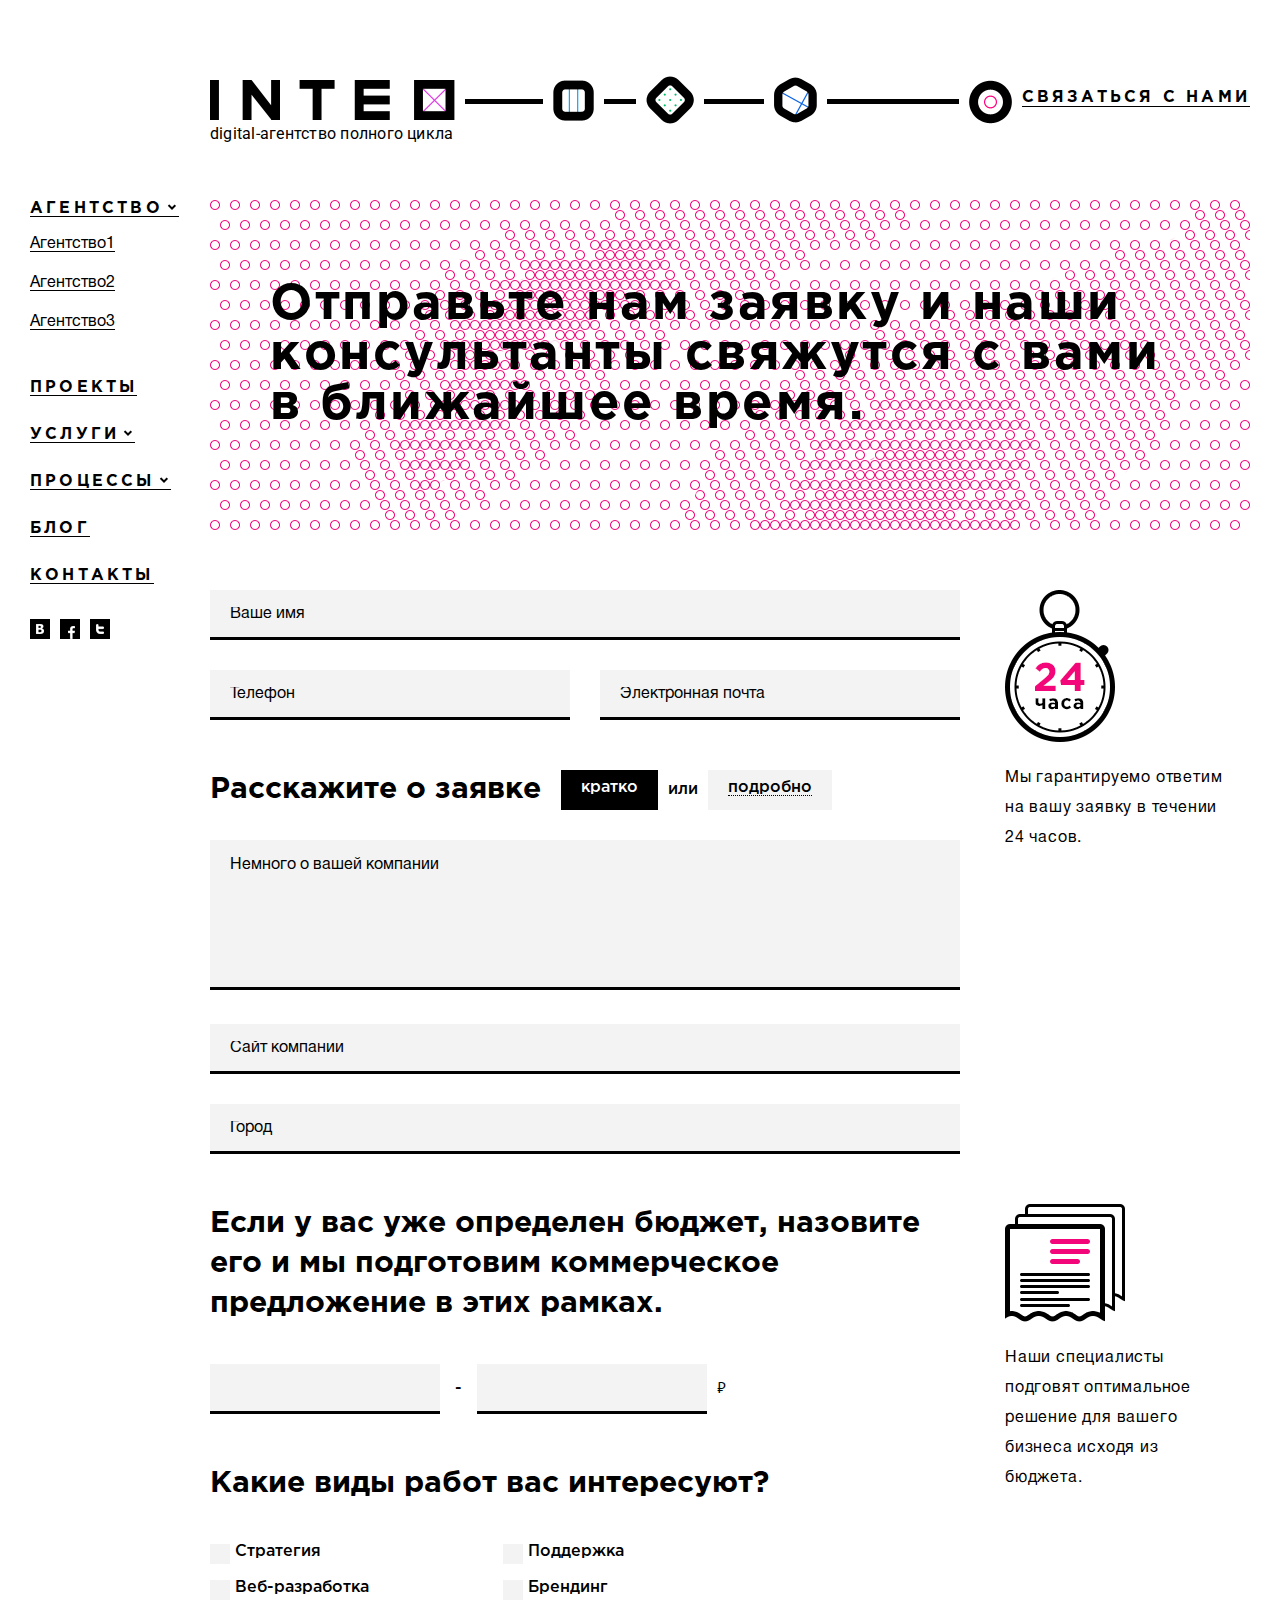
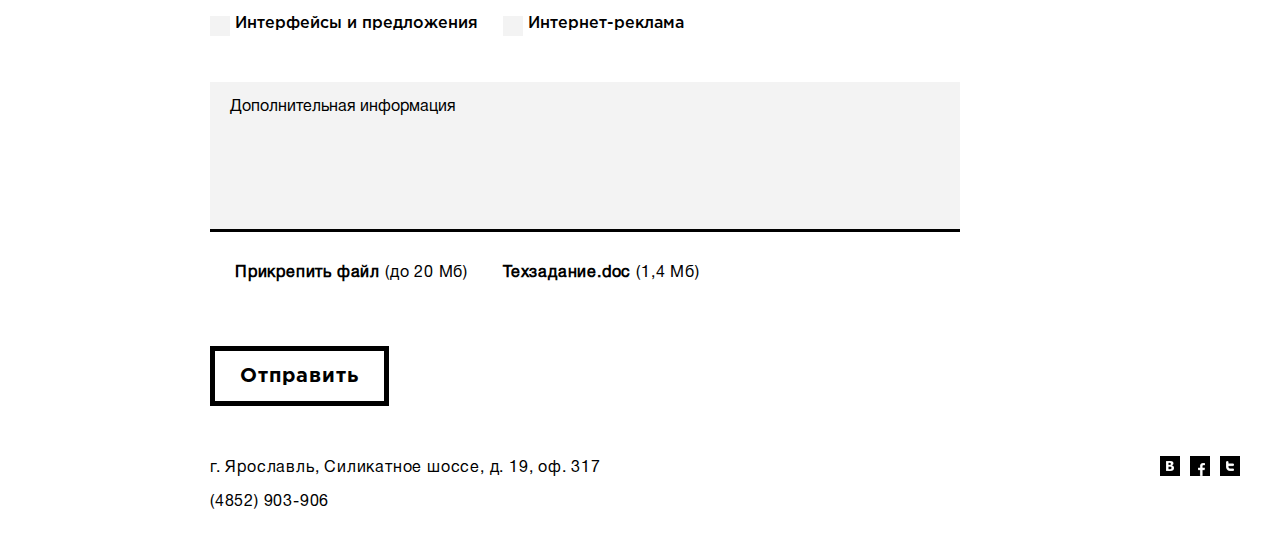
<file: index3.html>
<!doctype html>

<head>
  <meta charset="utf-8">
  <title>Inteo</title>
  <meta name="viewport" content="width=1000">
  <meta http-equiv="X-UA-Compatible" content="IE=edge,chrome=1">
  <meta name="description" content="">
  <meta name="keywords" content="">
  <link rel="stylesheet" href="f/css/main.css">
  <link rel="stylesheet" href="f/css/normalize.css">

  <!--[if lte IE 9]><link rel="stylesheet" href="f/css/ie.css"><![endif]-->
  <link href='http://fonts.googleapis.com/css?family=Roboto:400,600,700&subset=latin,cyrillic' rel='stylesheet' type='text/css'>
  <link href="http://fonts.googleapis.com/css?family=PT+Sans:400,400italic,700|Open+Sans:400,400italic,800,600&subset=all" rel="stylesheet">
  <link rel="stylesheet" href="f/fancybox/jquery.fancybox.css?v=2.1.5" media="screen">
  <link rel="shortcut icon" href="favicon.ico">
  <script src="f/js/jquery-1.10.2.min.js"></script>
  <script src="f/js/jquery.carouFredSel-6.2.1-packed.js"></script>
  <script src="f/fancybox/jquery.fancybox.pack.js?v=2.1.5"></script>
  <script src="f/js/jquery.touchSwipe.min.js"></script>
  <script src="f/js/jquery.transit.min.js"></script>
  <script src="f/js/common.js"></script>
  <!--[if lt IE 9]><script src="https://oss.maxcdn.com/libs/respond.js/1.4.2/respond.min.js"></script><![endif]-->
</head>

<body>
  <div class="b-wrap">
  	<div class="b-menu-btn b-menu-btn_close iconize-link"><div class="iconize-close"></div>Скрыть</div>
    <div class="b-main">
      <div class="b-menu-wrap">
        <ul class="b-menu">
          <li class="b-menu__item iconize-link">
            <a class="link b-menu__item-link" href="#">Агентство<span class="iconize-b-arrow"></span></a>
            <ul class="b-menu__sub-menu">
              <li><a class="link" href="#">Агентство1</a>
              </li>
              <li><a class="link" href="#">Агентство2</a>
              </li>
              <li><a class="link" href="#">Агентство3</a>
              </li>
            </ul>
          </li>
          <li class="b-menu__item"><a class="link" href="#">Проекты</a></li>
          <li class="b-menu__item iconize-link"><a class="link b-menu__item-link" href="#">Услуги<span class="iconize-b-arrow"></span></a></li>
          <li class="b-menu__item iconize-link"><a class="link b-menu__item-link" href="#">Процессы<span class="iconize-b-arrow"></span></a></li>
          <li class="b-menu__item"><a class="link" href="#">Блог</a></li>
          <li class="b-menu__item"><a class="link" href="#">Контакты</a></li>
        </ul>
        <div class="b-social b-social_top">
          <div class="b-social__btn b-social__btn_vk"></div>
          <div class="b-social__btn b-social__btn_fb"></div>
          <div class="b-social__btn b-social__btn_tw"></div>
        </div>
      </div>
      <div class="b-header">
      	<div class="b-menu-btn b-menu-btn_active iconize-link"><div class="iconize-menu"></div>Меню</div>
        <div class="b-header__logo">
          <img class="b-header__logo_image" src="f/i/logo.png" alt="" />
          <p class="b-header__text">digital-агентство полного цикла</p>
        </div>
        <a href="#order-popup" class="b-header__contact-us modal-inline link">Связаться с нами</a>
        <div class="b-header__logo-add">
          <div class="b-logo-add">
            <div class="b-logo-add__row">
              <div class="b-logo-add__item b-logo-add__item_1">
                <div class="b-logo-add__ico-wrap">
                  <div class="b-logo-add__ico"></div>
                </div>
                <div class="b-logo-add__line"></div>
              </div>
              <div class="b-logo-add__item b-logo-add__item_2">
                <div class="b-logo-add__ico-wrap">
                  <div class="b-logo-add__ico"></div>
                </div>
                <div class="b-logo-add__line"></div>
              </div>
              <div class="b-logo-add__item b-logo-add__item_3">
                <div class="b-logo-add__ico-wrap">
                  <div class="b-logo-add__ico"></div>
                </div>
                <div class="b-logo-add__line"></div>
              </div>
              <div class="b-logo-add__item b-logo-add__item_4">
                <div class="b-logo-add__ico-wrap">
                  <div class="b-logo-add__ico"></div>
                </div>
                <div class="b-logo-add__line"></div>
              </div>
            </div>
          </div>
        </div>
      </div>
      <div class="b-content">
        <div class="b-main-banner b-main-banner_order">
          <div class="b-main-banner__name b-main-banner__name_top_80">
            <p class="b-main-banner__title">Отправьте нам заявку и наши консультанты свяжутся с вами в ближайшее время.</p>
          </div>
        </div>
        <form action="/">
          <div class="b-info-block b-info-block_bottom_20">
            <div class="b-info-block__content">
              <div class="b-input__wrap">
                <input type="text" class="b-input" placeholder="Ваше имя">
                <input type="text" class="b-input b-input_half" placeholder="Телефон"><input type="text" class="b-input b-input_half b-input_right" placeholder="Электронная почта">
              </div>
              <div class="b-tabs">
                <span class="b-info-block__title">Расскажите о заявке</span><div class="b-tabs__control">
                  <div class="b-tabs__btn b-tabs__btn_active"><span>кратко</span></div> <span class="b-info-block__sep">или</span> <div class="b-tabs__btn"><span>подробно</span></div>
                </div>
                <div class="b-tabs__content b-tabs__content_active">
                  <textarea class="b-input b-text-area" placeholder="Немного о вашей компании"></textarea>
                  <input type="text" class="b-input" placeholder="Сайт компании">
                  <input type="text" class="b-input" placeholder="Город">
                </div>
              </div> 
            </div>
            <div class="b-info-block__hint">
              <img src="f/i/clock.png" alt="" class="b-info-block__ico">
              <p>Мы гарантируемо ответим на вашу заявку в течении 24 часов.</p>
            </div>
          </div>
          <div class="b-info-block">
            <div class="b-info-block__content">
              <p class="b-info-block__title">Если у вас уже определен бюджет, назовите его и мы подготовим коммерческое предложение в этих рамках.</p>   
              <input type="text" class="b-input b-input_small"><span class="b-info-block__sep b-info-block__sep_50">-</span><input type="text" class="b-input b-input_small"><span class="rub">&#8377</span>
              <p class="b-info-block__title">Какие виды работ вас интересуют?</p>
              <div class="b-checkbox-wrap">
                <div><input class="b-checkbox" type="checkbox" id="check1"><label for="check1">Стратегия</label></div>
                <div> <input class="b-checkbox" type="checkbox" id="check2"><label for="check2">Веб-разработка</label></div>
                <div><input class="b-checkbox" type="checkbox" id="check3"><label for="check3">Интерфейсы и предложения</label></div>
              </div>
              <div class="b-checkbox-wrap">
                <div><input class="b-checkbox" type="checkbox" id="check4"><label for="check4">Поддержка</label></div>
                <div><input class="b-checkbox" type="checkbox" id="check5"><label for="check5">Брендинг</label></div>
                <div><input class="b-checkbox" type="checkbox" id="check6"><label for="check6">Интернет-реклама</label></div>
              </div>
              <textarea class="b-input b-text-area" placeholder="Дополнительная информация"></textarea>
              <div class="b-add-file"><a href="#"><i class="icon-arrow"></i>Прикрепить файл</a><span>(до 20 Мб)</span></div>
              <div class="b-del-file">Техзадание.doc<span>(1,4 Мб)</span><a href="#"><i class="icon-del"></i></a></div>
              <div><button class="inteo-btn">Отправить</button></div>
            </div>
            <div class="b-info-block__hint">
              <img src="f/i/papers.png" alt="" class="b-info-block__ico">
              <p>Наши специалисты подговят оптимальное решение для вашего бизнеса исходя из бюджета.</p>
            </div>
          </div>
        </form>
      </div>
      <div class="b-footer">
        <div class="b-footer__info">г. Ярославль, Силикатное шоссе, д. 19, оф. 317 <p>(4852) 903-906</p></div>
        <div class="b-social b-social_bottom">
          <div class="b-social__btn b-social__btn_vk"></div>
          <div class="b-social__btn b-social__btn_fb"></div>
          <div class="b-social__btn b-social__btn_tw"></div>
        </div>
      </div>
    </div>
  </div>
  <div class="b-popups">
    <div class="b-popup b-order-popup" id="order-popup">
      <p class="b-popup__title">Заявка</p>
      <form action="/">
        <input type="text" class="b-input" placeholder="Ваше имя">
        <input type="text" class="b-input b-input_half" placeholder="Телефон"><input type="text" class="b-input b-input_half b-input_right" placeholder="Электронная почта">
        <textarea class="b-input b-text-area" placeholder="Расскажите о заявке"></textarea>
        <div class="b-add-file"><a href="#"><i class="icon-arrow"></i>Прикрепить файл</a><span>(до 20 Мб)</span></div>
        <div class="b-popup__submit-wrap"><button class="inteo-btn b-popup__submit">Отправить</button></div>
      </form>
    </div>
  </div>
</body>

</html>
</file>
<file: f/css/main.css>
@font-face {
  font-family: "GothaPro";
  font-weight: bold;
  src: url("/f/fonts/GothaProBol.otf") format("opentype");
}
@font-face {
  font-family: "GothaPro";
  src: url("../../f/fonts/GothaProMed.otf") format("opentype");
}
@font-face {
  font-family: "HelveticaNeue";
  font-weight: lighter;
  src: url("../../f/fonts/HelveticaNeueCyr-Roman.otf") format("opentype");
}

body {
  font: normal 16px'GothaPro', sans-serif;
  min-height:100%;
	height:auto !important;
	height:100%;
	margin:0 auto -100px;
}
p {
	margin: 0;
}
.clearfix{*zoom:1}
.clearfix:before,
.clearfix:after{display:table;line-height:0;content:""}
.clearfix:after{clear:both}
[class^='iconize-'], [class*=' iconize-'] {
  position: relative;
  display: inline-block;
}
[class^='iconize-']:before, [class*=' iconize-']:before {
  position: absolute;
  top: 0;
  left: 0;
  display: block;
  content: '';
  background: url('../../f/i/icons.png') -9999px -9999px no-repeat;
}
[class^="icon-"], [class*=" icon-"] {
  display: inline-block;
  width: 14px;
  height: 14px;
  line-height: 14px;
  vertical-align: text-top;
  background-image: url("../../f/i/icons.png");
  background-repeat: no-repeat
}
.icon-arrow {
	background-position: -84px -81px;
	width: 20px;
	height: 20px;
}
a:hover .icon-arrow {
	background-position: -104px -81px;
}
.icon-del {
	background-position: -124px -81px;
	width: 20px;
	height: 20px;
}
a:hover .icon-del {
	background-position: -144px -81px;
}
.link {
  font: 16px'GothaPro', sans-serif;
  color: #000;
  cursor: pointer;
  letter-spacing: .2em;
  text-decoration: none;
  border-bottom: 1px solid;
}
.link:hover {
  color: #ff007e;
  text-decoration: none;
}
.b-wrap {
	padding: 75px 30px 0;
	min-width: 1000px;
	max-width: 1920px;
	-moz-box-sizing: border-box;
	-webkit-box-sizing: border-box;
	box-sizing: border-box;
	overflow: hidden;
}
.b-main {	
	position: relative;
	padding-left: 180px;
	-webkit-transition: padding-left 0.1s ease;
  -moz-transition: padding-left 0.1s ease;
  -o-transition: padding-left 0.1s ease;
  -ms-transition: padding-left 0.1s ease;
  transition: padding-left 0.1s ease;
  -moz-box-sizing: border-box;
  -webkit-box-sizing: border-box;
  box-sizing: border-box;
}
.b-main_norm {
	width: 100% !important;
}
@media (min-width: 1250px) {
	.b-main {
		width: 100% !important;
	}
}
.b-main_active {
	padding-left: 180px !important;
}
.b-menu-wrap {
	width: 180px;
  position: absolute;
  top: 125px;
  left: 0;
  z-index: 10;
  display: block;
}
.b-main_active .b-menu-wrap {
	display: block;
}
@media (max-width: 1250px) {
	.b-main {	
		padding-left: 0;
	}
	.b-menu-wrap {
		display: none;
	}
}
.b-menu {
  padding: 0;
  margin: 0;
  display: inline-block;
  vertical-align: top;
  margin-bottom: 35px;
  margin-top: -30px;
}
.b-menu__item {
  list-style: none;
  position: relative;
  letter-spacing: .02em;
  text-transform: uppercase;
  margin-top: 31px;
}
.b-menu__item a {
	font-weight: bold;
}
.b-menu__item a:hover .b-menu__item-link{
	color: #ff007e;
}
.iconize-b-arrow {
  margin-right: 16px;
}
.iconize-b-arrow:before {
  width: 9px;
  height: 6px;
  top: -9px;
  left: auto;
  right: -13px;
  background: url(../../f/i/icons.png);
  background-position: 0 0;
}
.iconize-link a:hover .iconize-b-arrow:before {
  background-position: 0 -6px;
}
.b-menu__sub-menu {
  list-style: none;
  padding: 0;
  padding-top: 15px;
  width: 180px;
}
.b-menu__sub-menu li {
  position: relative;
  margin-bottom: 15px;
  z-index: 20;
}
.b-menu__sub-menu li a,
.b-menu__sub-menu li a:focus{
  letter-spacing: normal;
  text-transform: none;
  font: 16px/1.5em 'HelveticaNeue', sans-serif;
  font-weight: normal;
}
.b-menu__sub-menu li a:hover {
	color: #ff007e !important;
}
.b-menu__item:hover .b-menu__sub-menu li a {
  color: #000;
}
.b-social_top {

}
.b-social__btn {
  display: block;
  float: left;
  width: 20px;
  height: 20px;
  background: url(../../f/i/soc.png);
  margin-right: 10px;
  cursor: pointer;
}
.b-social__btn_vk {
  background-position: 0 0;
}
.b-social__btn_vk:hover {
  background-position: 0 -20px;
}
.b-social__btn_fb {
  background-position: -20px 0;
}
.b-social__btn_fb:hover {
  background-position: -20px -20px;
}
.b-social__btn_tw {
  background-position: -40px 0;
}
.b-social__btn_tw:hover {
  background-position: -40px -20px;
}
.b-header {
  position: relative;
	height: 125px;
}
.b-header__logo {
	float: left;
  position: relative;
  padding-top: 5px;
}
.b-header__site-link {
  display: block;
  height: 70px;
  position: absolute;
  top: 0;
  left: 0;
}
.b-header__text {
  font: 400 16px 'Roboto', sans-serif;
  margin: 0;
  letter-spacing: .015em;
}
.b-header__logo_image {
  display: inline-block;
}
.b-header__logo-add {
	overflow: hidden;
	padding-right: 10px;
	padding-top: 5px;
}
.b-logo-add {
	display: table;
	width: 100%;
}
.b-logo-add__row {
	display: table-row;
}
.b-logo-add__item {
	display: table-cell;
	width: 25px;
	height: 20px;
	padding-left: 10px;
}
.b-logo-add__item_1 {
	width: 25%;
}
.b-logo-add__item_2 {
	width: 18%;
}
.b-logo-add__item_3 {
	width: 22%;
}
.b-logo-add__item_4 {
	width: 35%;
}
.b-header__contact-us {
  font-weight: bold;
  text-transform: uppercase;
  float: right;
  padding-top: 15px;
}
.b-logo-add__line {
	border-bottom: 5px solid;
  overflow: hidden;
  padding-top: 19px;
}
.b-logo-add__ico-wrap {
	height: 48px;
	float: right;
	margin-left: 10px;
	position: relative;
}
.b-logo-add__ico {
	background: url(../../f/i/icons.png);
	background-position: -50px 0;
	width: 41px;
	height: 41px;
}
.b-logo-add__item_2 .b-logo-add__ico {
	background-position: -91px 0;
	width: 48px;
	height: 48px;
	margin-top: -4px;
}
.b-logo-add__item_3 .b-logo-add__ico {
	background-position: -139px 0;
	width: 43px;
	height: 46px;
	margin-top: -3px;
}
.b-logo-add__item_4 .b-logo-add__ico {
	background-position: -184px 0;
	width: 43px;
	height: 44px;
}
.b-analyst {
  width: 100%;
  background: url(../../f/i/banner2.gif) repeat-x;
  height: 410px;
  position: relative;
  margin-bottom: 55px;
}
.b-analyst__content {
	padding: 35px 40px 0 82px;
}
.b-analyst__text-wrap {
	width: 400px;
	float: left;
	padding-top: 0;
}
.b-analyst__title {
	margin-bottom: 35px;
}
.b-analyst__title p {
  font: bold 50px/.5em 'GothaPro';
  margin-top: 50px;
}
.b-analyst__text {
  font-family: 'Roboto', sans-serif;
  font-size: 16px;
  font-weight: bold;
  letter-spacing: .05em;
  line-height: 28px;
}
.b-sprite {
	display: inline-block;
	vertical-align: top;
}
.b-analyst__sprites {
  padding: 65px 0 0 65px;
  overflow: hidden;
  height: 220px;
}
.b-sprite__item {
  width: 40px;
  height: 40px;
  background: url(../../f/i/analyst_sprite.png);
  background-position: 0 0;
  margin-bottom: 50px;
  margin-left: 40px;
}
.b-sprite__item_mid {
	margin-left: 0;
}
.b-projects {
	margin-bottom: 60px;
	height: 580px;
	overflow: hidden;
}
.b-projects_small {
	height: 300px;
}
.b-projects__title {
  font: bold 16px "GothaPro";
  color: #000;
  letter-spacing: .2em;
  text-transform: uppercase;
  text-align: left;
  margin-bottom: 40px;
}
.b-projects__holder {
	max-width: 500px;
	cursor: pointer;
}

.b-projects__holder:hover .b-projects__subtitle{
	color: #ff007e;
}
.b-projects__item {
	min-width: 420px;
	height: 230px;
	display: inline-block;
	vertical-align: top;
	text-align: right;
	position: relative;
	z-index: 1;
	width: 33.333333%;
	padding-right: 50px;
	margin-bottom: 40px;
	-moz-box-sizing: border-box;
	-webkit-box-sizing: border-box;
	box-sizing: border-box;
}
@media (max-width: 1700px) {
	.b-projects__item {
		width: 50%;
	}
}
.b-projects__back {
	width: 390px;
	height: 230px;
	background: url(../../f/i/tile1.png) repeat;
	position: absolute;
	top: 0;
	left: 0;
	z-index: -1;
}
.b-projects__holder:hover .b-projects__back {
	background: url(../../f/i/tile1-hover.png) repeat;
}
.b-projects__holder:hover .b-projects__back:after {
	content: '';
	position: absolute;
	top: 0;
	left: 0;
	width: 100%;
	height: 100%;
	background: url(../../f/i/project-border.png);
}
.b-projects__back_2 {
	background: url(../../f/i/tile2.png) repeat;
}
.b-projects__holder:hover .b-projects__back_2 {
	background: url(../../f/i/tile2-hover.png) repeat;
}
.b-projects__back_3 {
	background: url(../../f/i/tile3.png) repeat;
}
.b-projects__holder:hover .b-projects__back_3 {
	background: url(../../f/i/tile3-hover.png) repeat;
}
.b-projects__back_4 {
	background: url(../../f/i/tile4.png) repeat;
}
.b-projects__holder:hover .b-projects__back_4 {
	background: url(../../f/i/tile4-hover.png) repeat;
}
.b-projects__name {
	width: 220px;	
	display: inline-block;
	margin-top: 45px;
	z-index: 10;
	text-align: left;
}
.b-projects__subtitle {
	font: 30px "GothaPro";
  font-weight: bold;
  letter-spacing: .05em;
  display: inline;
}
.b-projects__text {
	font: 16px/30px 'HelveticaNeue', sans-serif;
	letter-spacing: .05em;
	padding-top: 10px;
}
.b-projects__img {
	position: absolute;
	left: 40px;
	top: 50px;
	width: 150px;
	height: 150px;
	text-align: left;
}
.b-wedo {
  position: relative;
  background: url(../../f/i/banner1.gif) repeat-x;
  height: 570px;
  padding: 10px 30px 30px;
  margin-bottom: 15px;
}
.b-wedo__text {
	width: 650px;
	float: right;
	padding-top: 50px;
}
.b-wedo__text,
.b-wedo__text .link{
	font: bold 50px/1.5em 'GothaPro';
	letter-spacing: .05em;
}

.b-wedo__sprites {
	overflow: hidden;
	padding: 100px 50px 0 30px;
	height: 400px;
}
.b-sprite_plus .b-sprite__item {
  background: url(../../f/i/we_do_sprite.png);
  background-position: 0 0;
  margin-bottom: 40px;
}
.b-blog {
	overflow: hidden;
	margin-bottom: 40px;
}
.b-blog__item {
  margin-right: 20px;
  margin-bottom: 30px;
}
.b-blog__title {
  text-transform: uppercase;
  font-weight: bold;
  margin-bottom: 30px;
}

.b-blog__item {
	display: inline-block;
	vertical-align: top;
  width: 240px;
}
.b-blog__subtitle,
.b-blog__subtitle:focus {
  font-size: 20px;
  line-height: 30px;
  letter-spacing: normal;
  display: inline;
}
.b-blog__text {
  font: 16px/30px 'HelveticaNeue', sans-serif;
  letter-spacing: .05em;
  color: #000;
  margin-top: 10px;
}
.b-footer {
	min-height: 100px;
}
.b-footer__info {
  font: 16px 'HelveticaNeue', sans-serif;
  color: #000;
  letter-spacing: .05em;
  display: inline-block;
  vertical-align: top;
  line-height: 24px;
}
.b-footer__info p {
	padding-top: 10px;
}
.b-social_bottom {
  float: right;
  display: inline-block;
  vertical-align: top;
}
@media (max-width: 1250px) {
	.b-menu-btn.b-menu-btn_active {
		display: block;
	}
}
.b-menu-btn {
	cursor: pointer;
	display: none; 
	float: left;
	margin-top: 14px;
	font: 17px/24px 'HelveticaNeue', sans-serif;
	letter-spacing: .05em;
	margin-right: 40px;
}
.b-menu-btn:hover {
	color: #ff007e;
}

.b-menu-btn_close {
	display: none;
	z-index: 10;
}
@media (max-width:1250px) {
	.b-menu-btn_close.b-menu-btn_active {
		display: block;
	}
}
.iconize-menu {
	margin-left: 50px;
}
.iconize-menu:before {
	left: -50px;
	background-position: 0 -41px;
	top: -27px;
	width: 40px;
	height: 40px;
}
.iconize-link:hover .iconize-menu:before{
	background-position: 0 -81px;
}
.iconize-close {
	margin-left: 50px;
}
.iconize-close:before {
	left: -50px;
	background-position: -40px -46px;
	top: -23px;
	width: 36px;
	height: 36px;
}
.iconize-link:hover .iconize-close:before{
	background-position: -40px -86px;
}
.b-main-banner {
	height: 330px;
	background: url(../../f/i/banner3.gif) repeat-x;
	position: relative;
	margin-bottom: 30px;
}
.b-main-banner_order {
	background: url(../../f/i/banner5.gif) repeat-x;
	margin-bottom: 60px;
}
.b-main-banner__name {
	padding: 140px 60px 0;
	float: left;
}
.b-main-banner__name_top_80 {
	padding-top: 80px;
	max-width: 900px;
}
@media (max-width: 1100px) {
	.b-main-banner__name_top_80 {
		padding-top: 50px;
	}
}
.b-main-banner__title {
	margin: 0 0 5px;
	font-size: 50px;
	line-height: 50px;
	letter-spacing: .05em;
	font-weight: bold;
}
.b-main-banner__title span {
	font-size: 20px;
}
.b-main-banner__title a,
.b-main-banner__title a:focus{
	font-size: 50px;
	line-height: 30px;
	letter-spacing: .05em;
	margin: 0;
	font-weight: bold;
}
.b-main-banner__text {
	font-size: 16px;
	line-height: 40px;
	letter-spacing: .2em;
	text-transform: uppercase;
	margin: 0;
}
.b-case__detail {
	width: 50%;
	display: inline-block;
	vertical-align: top;
	margin-bottom: 50px;
}
.b-case__detail-title {
	line-height: 73px;
	margin: 0;
	letter-spacing: .2em;
	font-weight: bold;
	text-transform: uppercase;
}
.b-case__detail-text {
	font: normal 16px/30px 'HelveticaNeue', sans-serif;
	letter-spacing: .05em;
	padding-right: 30px;
	font-weight: lighter;
	margin: 0;
}
.b-info-block {
	margin-bottom: 50px;
}
.b-info-block_bottom_20 {
	margin-bottom: 20px;
}
.b-info-block_untitle {
	padding-top: 30px;
}
.b-info-block__content {
	display: inline-block;
	vertical-align: top;
	padding-right: 40px;	
	-webkit-box-sizing: border-box;
	-moz-box-sizing: border-box;
	box-sizing: border-box;
	min-width: 790px;
	width: 50%;
}
.b-info-block__content img {
	width: 100%;
	max-width: 760px;
}
.b-info-block__hint {
	font: normal 16px/30px 'HelveticaNeue', sans-serif;
	letter-spacing: .05em;
	display: inline-block;
	vertical-align: top;
	max-width: 230px;
}
@media (max-width: 1279px) {
	.b-info-block__content {
		min-width: 700px;
	} 
}
.b-info-block__hint span {
	font-weight: bold;
}
.b-info-block__ico {
	margin-bottom: 10px;
}
.b-info-block__subtitle {
	letter-spacing: .2em;
	text-transform: uppercase;
	font-weight: bold;
	margin-bottom: 35px;
}
.b-info-block__title {
	font-size: 30px;
	line-height: 40px;
	font-weight: bold;
	margin-right: 20px;
	margin-bottom: 40px;
}
.iconize-hint {
	margin-top: 50px;
	height: 1px;
	padding: 0;
}
.iconize-hint:before {
	width: 20px;
	height: 25px;
	top: -50px;
	left: 0;
	background-position: -83px -51px;
}
.b-info-block__hint-title {
	font-size: 20px;
	font-weight: bold;
	margin-bottom: 10px;
	line-height: 30px;
	letter-spacing: .05em;
}
.b-order-project {
	background: url(../../f/i/banner4.gif) repeat-x;
	height: 330px;
	padding: 120px 55px 0;
	-moz-box-sizing: border-box;
	-webkit-box-sizing: border-box;
	box-sizing: border-box;
	margin-bottom: 60px;
}
.b-order-project__text {
	letter-spacing: .22em;
	text-transform: uppercase;
	font-weight: bold;
	float: left;
}
.b-order-project__text span {
	font-size: 50px;
}
.rub {
	font: normal 16px/30px 'PT Sans', sans-serif;
}
.b-order-project__btn {
	border: 5px solid #000;
	float: right;
	padding: 15px 35px;	
	cursor: pointer;
	background: #fff;
	padding-left: 50px;
	position: relative;
}
.b-order-project__btn:before {
	border: 2px solid #ff007e;
	width: 12px;
	height: 12px;
	border-radius: 10px;
	top: 0;
	bottom: 0;
	margin: auto;
	position: absolute;
	left: 10px;
}
.b-order-project__btn .link {
	font: bold 30px/1em 'GothaPro';
	letter-spacing: .05em;
}
.b-main-banner__img {
	float: right;
	padding: 50px 70px 50px 100px;
}
.b-input {
	min-height: 50px;
	border: none;
	border-bottom: 3px solid #000;
	background: #f3f3f3;
	padding: 0 20px;
	width: 100%;
	box-sizing: border-box;
	-moz-box-sizing: border-box;
	margin-bottom: 30px;
}
.b-input:focus {
	border-bottom-color: #f2067a;
}
.b-input_half {
	width: 48%;
	display: inline-block;
	vertical-align: top;
}
.b-input_small {
	width: 230px;
	display: inline-block;
	vertical-align: top;
	margin-right: 10px;
	margin-bottom: 50px;
}
.b-input_right {
	margin-left: 4%;
}
.b-input__wrap {
	margin-bottom: 20px;
}
.b-text-area {
	padding-top: 15px;
	min-height: 150px;
	resize: none
}
.b-text-area::-webkit-input-placeholder {
	line-height: 20px;
}
.b-text-area::-moz-placeholder {
	line-height: 20px;
}

.b-text-area:-moz-placeholder {
	line-height: 20px;
}

.b-text-area:-ms-input-placeholder  {
	line-height: 20px;
}
.b-tabs {

}
.b-tabs__control {
	display: inline-block;
	vertical-align: top;
	margin-bottom: 30px;
}
.b-tabs__content {
	display: none;
}
.b-tabs__content_active {
	display: block;
}
.b-info-block__sep {
	line-height: 40px;
	padding: 0 5px;
}
.b-info-block__sep_50 {
	line-height: 50px;
	padding: 0 15px 0 5px;
}
.b-tabs__btn {
	display: inline-block;
	vertical-align: top;
	padding: 10px 20px;
	min-height: 40px;
	cursor: pointer;
	background: #f3f3f3;
	box-sizing: border-box;
	-moz-box-sizing: border-box;
}
.b-tabs__btn:hover span {
	color: #f2067a;
	border-bottom: 1px dotted #f2067a;
}
.b-tabs__btn_active {
	background: #000;
	pointer-events: none;
}
.b-tabs__btn_active span {
	color: #fff;
}
.b-tabs__btn span {
	border-bottom: 1px dotted #000;
}
::-webkit-input-placeholder {
	color: #000;
	font: normal 16px/50px 'HelveticaNeue', sans-serif;
}
::-moz-placeholder {
	color: #000;
	font: normal 16px/50px 'HelveticaNeue', sans-serif;
}
:-moz-placeholder {
	color: #000;
	font: normal 16px/50px 'HelveticaNeue', sans-serif;
}
:-ms-input-placeholder {
	color: #000;
	font: normal 16px/50px 'HelveticaNeue', sans-serif;
}
.b-checkbox {
	display: none;
}
.b-checkbox + label {
	position: relative;
	padding-left: 25px;
	margin-bottom: 20px;
	display: inline-block;
	vertical-align: top;
}
.b-checkbox + label:before {
	content: '';
	position: absolute;
	left: 0;
	top: 0;
	width: 20px;
	height: 20px;
	background: #f3f3f3;
}
.b-checkbox:checked + label:after {
	content: '';
	position: absolute;
	width: 13px;
	height: 11px;
	left: 3px;
	top: 0;
	bottom: 0;
	margin: auto 0;
	background: url(../../f/i/icons.png) -114px -55px;
}
.b-checkbox-wrap {
	display: inline-block;
	vertical-align: top;
	margin-right: 20px;
	margin-bottom: 30px;
}
.b-add-file {
	margin-right: 30px;
	letter-spacing: .05em;
	margin-bottom: 60px;
}
.b-add-file,
.b-add-file a {
	font: normal 16px 'HelveticaNeue', sans-serif;
	color: #000;
	text-decoration: none;
	display: inline-block;
	vertical-align: top;
}
.b-add-file a {
	margin-right: 5px;
	font-weight: bold;
}
.b-add-file a:hover {
	text-decoration: underline;
	color: #f2067a;
}
.b-add-file i {
	margin-right: 5px;
}
.b-del-file {
	font: bold 16px 'HelveticaNeue', sans-serif;
	color: #000;
	display: inline-block;
	vertical-align: top;
	letter-spacing: .05em;
}
.b-del-file span {
	font-weight: normal;
	margin: 0 5px;
}
.inteo-btn {
	border: 5px solid #000;
	padding: 10px 25px;
	font-size: 20px;
	line-height: 30px;
	font-weight: bold;
	letter-spacing: .05em;
	background: #fff;
}
.inteo-btn:hover {
	color: #fff;
	background: #f2067a;
	border-color: #f2067a;
}
.b-order-popup {
	width: 800px;
	height: 600px;
}
.b-popups {
	display: none;
}
.b-popup {
	border: 5px solid #ff0681;
	position: relative;
	padding: 40px 55px;
	z-index: 1;
}
.b-order-popup:before {
	position: absolute;
	content: '';
	background: url(../../f/i/popup-back.png);
	width: 520px;
	height: 610px;
	bottom: 0;
	right: 0;
	z-index: -1;
}
.b-popup__title {
	text-align: center;
	font-size: 50px;
	line-height: 70px;
	font-weight: bold;
	margin-bottom: 30px;
	color: #000;
}
.b-popup__submit-wrap {
	text-align: center;
}
</file>
